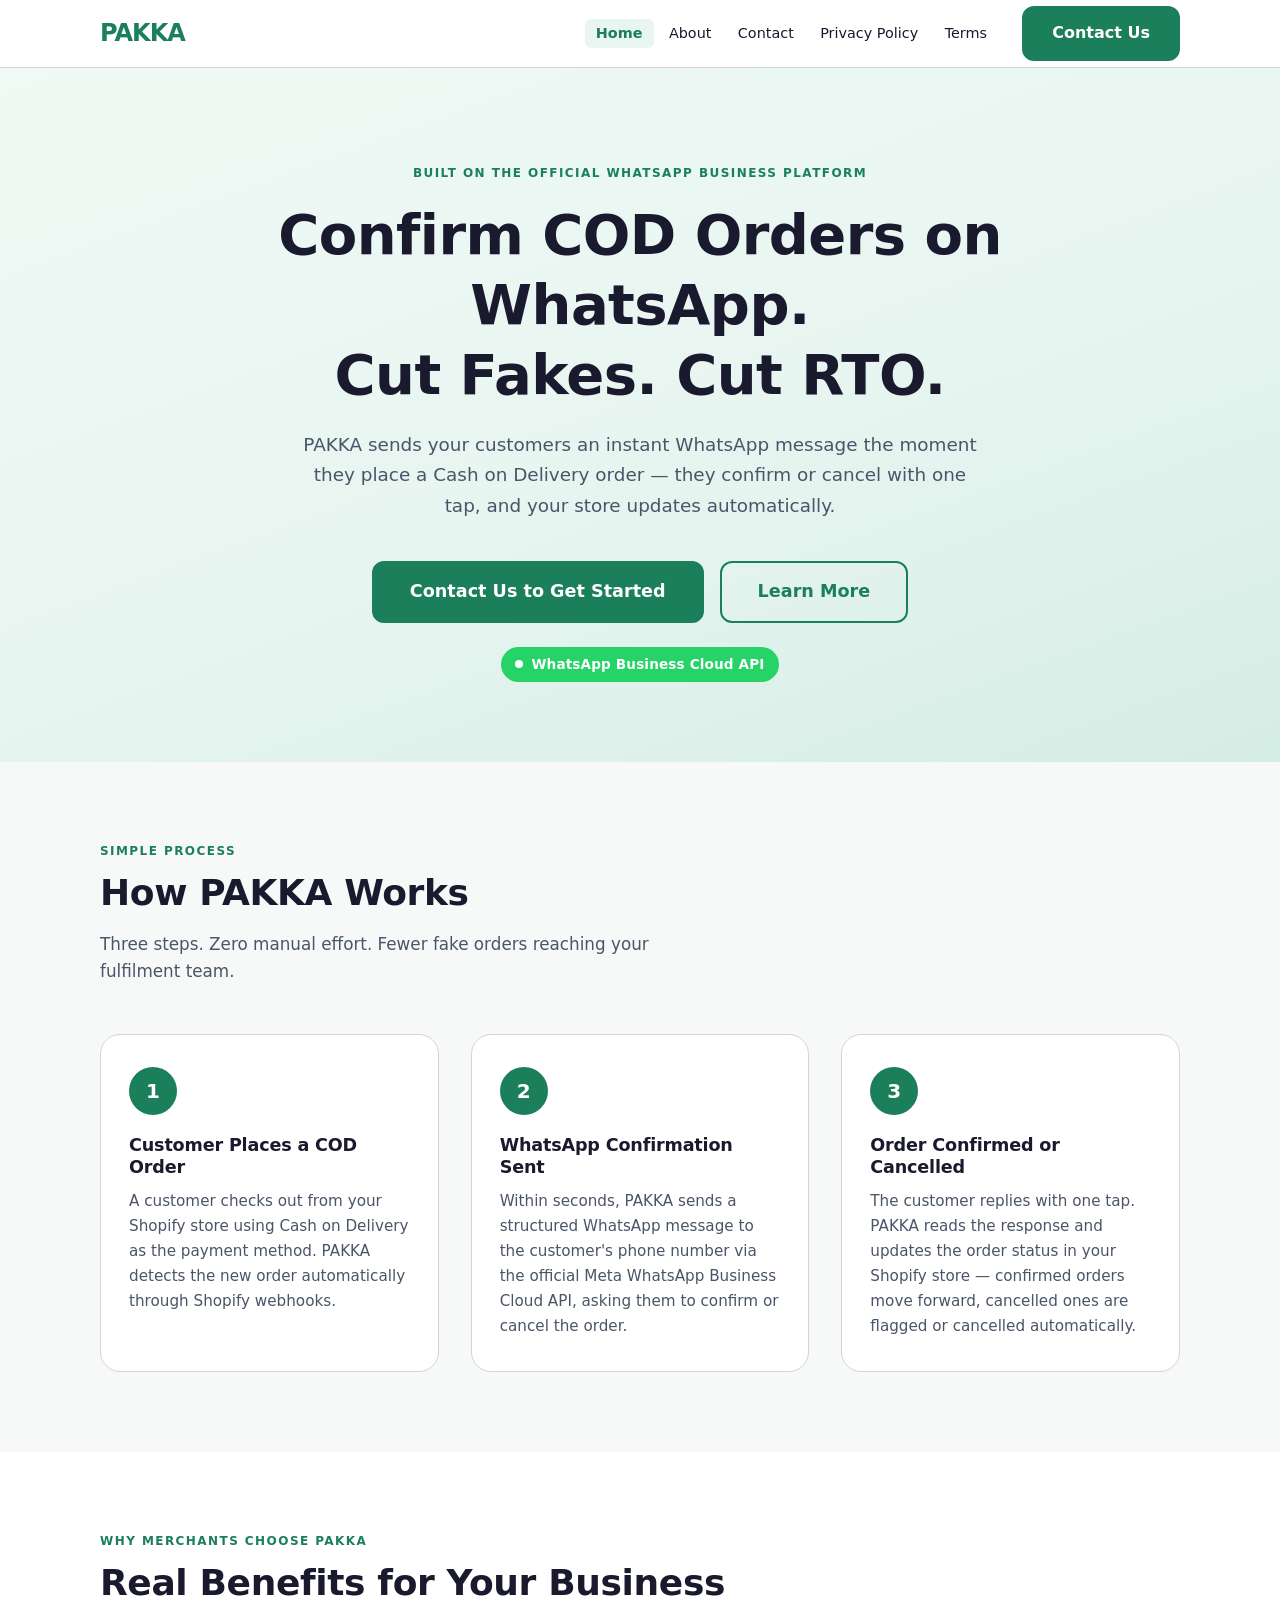
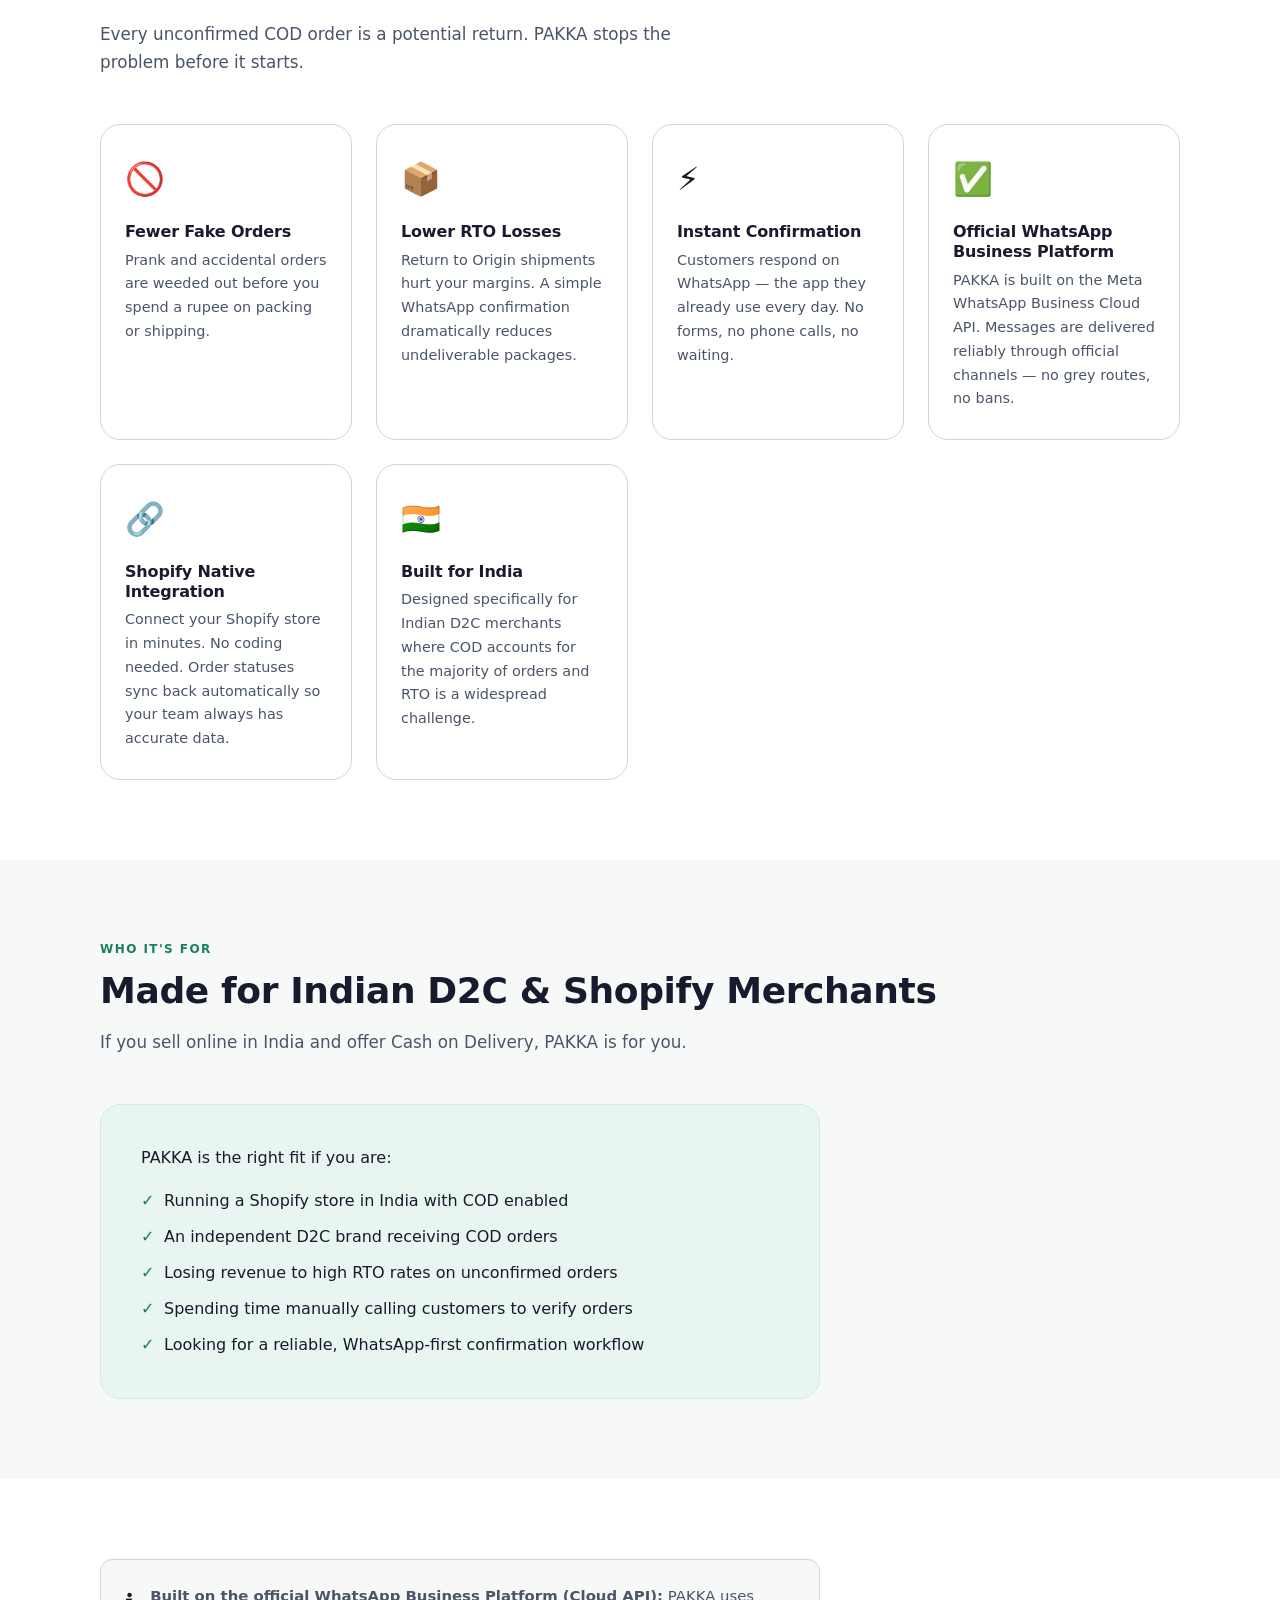
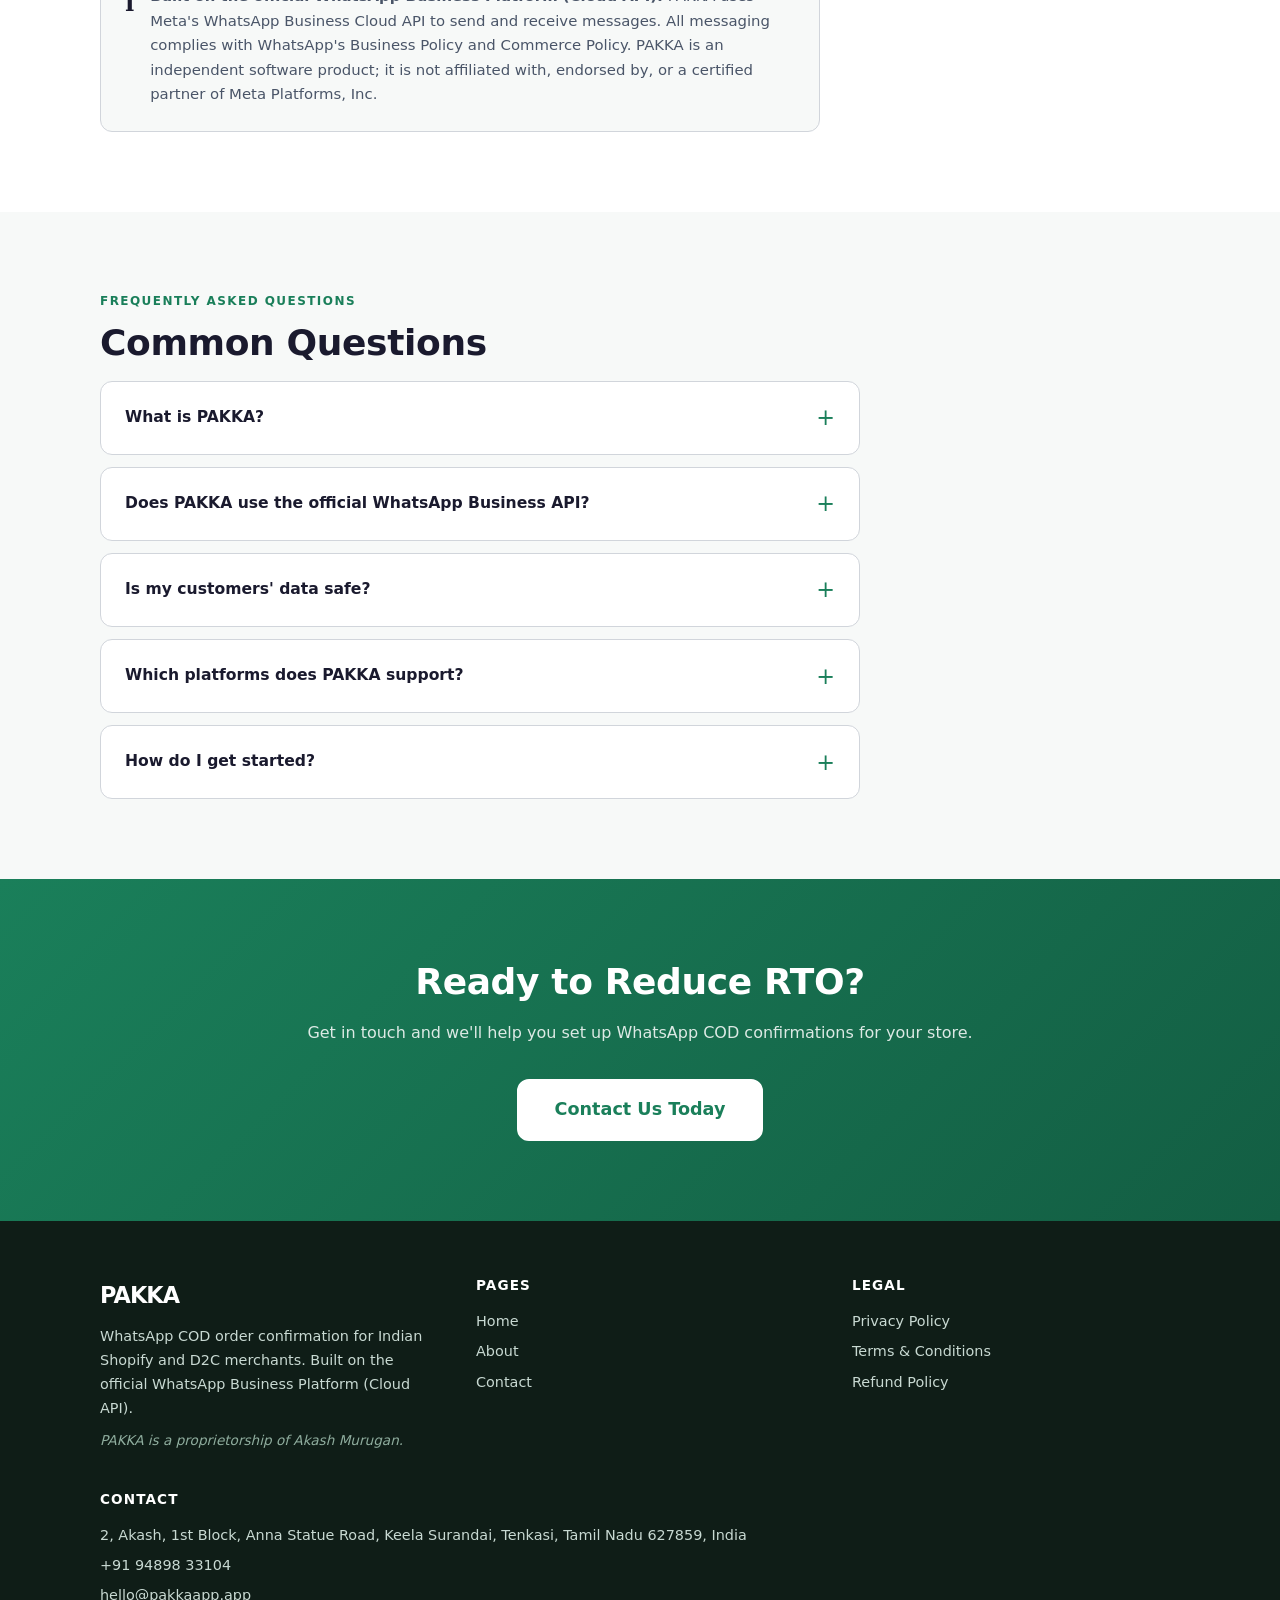
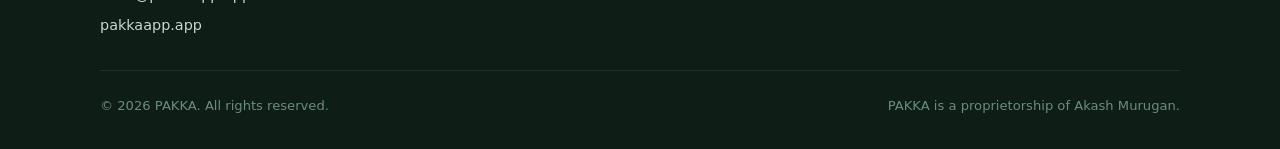
<file: index.html>
<!DOCTYPE html>
<html lang="en">
<head>
  <meta charset="UTF-8">
  <meta name="viewport" content="width=device-width, initial-scale=1.0">
  <title>PAKKA – WhatsApp COD Order Confirmation for Shopify &amp; D2C Merchants</title>
  <meta name="description" content="PAKKA reduces fake COD orders and RTO losses by sending instant WhatsApp confirmation messages via the official Meta WhatsApp Business Cloud API. Built for Indian Shopify and D2C merchants.">
  <link rel="canonical" href="https://pakkaapp.app/">

  <!-- Open Graph -->
  <meta property="og:type"        content="website">
  <meta property="og:url"         content="https://pakkaapp.app/">
  <meta property="og:title"       content="PAKKA – WhatsApp COD Order Confirmation for Shopify &amp; D2C Merchants">
  <meta property="og:description" content="PAKKA reduces fake COD orders and RTO losses by sending instant WhatsApp confirmation messages via the official Meta WhatsApp Business Cloud API.">
  <meta property="og:site_name"   content="PAKKA">

  <!-- Twitter Card -->
  <meta name="twitter:card"        content="summary">
  <meta name="twitter:title"       content="PAKKA – WhatsApp COD Order Confirmation">
  <meta name="twitter:description" content="Reduce fake COD orders and RTO losses with instant WhatsApp confirmations built on the official WhatsApp Business Platform.">

  <link rel="icon" href="favicon.svg" type="image/svg+xml">
  <link rel="stylesheet" href="style.css">

  <!-- JSON-LD Organization Schema -->
  <script type="application/ld+json">
  {
    "@context": "https://schema.org",
    "@type": "Organization",
    "name": "PAKKA",
    "url": "https://pakkaapp.app",
    "email": "hello@pakkaapp.app",
    "telephone": "+919489833104",
    "address": {
      "@type": "PostalAddress",
      "streetAddress": "2, Akash, 1st Block, Anna Statue Road, Keela Surandai",
      "addressLocality": "Tenkasi",
      "addressRegion": "Tamil Nadu",
      "postalCode": "627859",
      "addressCountry": "IN"
    },
    "description": "WhatsApp-based Cash on Delivery order confirmation tool for Indian D2C and Shopify merchants.",
    "contactPoint": {
      "@type": "ContactPoint",
      "contactType": "customer support",
      "email": "hello@pakkaapp.app",
      "telephone": "+919489833104"
    }
  }
  </script>
</head>
<body>

<a class="skip-link" href="#main-content">Skip to main content</a>

<!-- ── HEADER ───────────────────────────────────────────────── -->
<header class="site-header" role="banner">
  <nav class="container nav-inner" aria-label="Main navigation">
    <a href="index.html" class="nav-logo" aria-label="PAKKA home">PAKKA</a>

    <button class="nav-toggle" id="nav-toggle" aria-expanded="false" aria-controls="nav-menu" aria-label="Toggle navigation menu">
      <span></span><span></span><span></span>
    </button>

    <div class="nav-menu" id="nav-menu" role="navigation">
      <ul class="nav-links">
        <li><a href="index.html" aria-current="page">Home</a></li>
        <li><a href="about.html">About</a></li>
        <li><a href="contact.html">Contact</a></li>
        <li><a href="privacy-policy.html">Privacy Policy</a></li>
        <li><a href="terms-and-conditions.html">Terms</a></li>
      </ul>
      <a href="contact.html" class="btn btn-primary nav-cta">Contact Us</a>
    </div>
  </nav>
</header>

<!-- ── MAIN ─────────────────────────────────────────────────── -->
<main id="main-content">

  <!-- HERO -->
  <section class="hero" aria-labelledby="hero-heading">
    <div class="container">
      <span class="overline">Built on the Official WhatsApp Business Platform</span>
      <h1 class="display-1 hero-headline" id="hero-heading">
        Confirm COD Orders on WhatsApp.<br>Cut Fakes. Cut RTO.
      </h1>
      <p class="hero-sub">
        PAKKA sends your customers an instant WhatsApp message the moment they place a Cash on Delivery order — they confirm or cancel with one tap, and your store updates automatically.
      </p>
      <div class="hero-actions">
        <a href="contact.html" class="btn btn-primary btn-lg" id="hero-cta">Contact Us to Get Started</a>
        <a href="about.html" class="btn btn-outline btn-lg">Learn More</a>
      </div>
      <div class="mt-3">
        <span class="wa-badge"><span class="wa-dot" aria-hidden="true"></span>WhatsApp Business Cloud API</span>
      </div>
    </div>
  </section>

  <!-- HOW IT WORKS -->
  <section class="section section--alt" aria-labelledby="how-heading">
    <div class="container">
      <p class="overline">Simple Process</p>
      <h2 class="section-title" id="how-heading">How PAKKA Works</h2>
      <p class="section-intro">Three steps. Zero manual effort. Fewer fake orders reaching your fulfilment team.</p>
      <div class="steps-grid">
        <article class="step-card">
          <div class="step-number" aria-hidden="true">1</div>
          <h3>Customer Places a COD Order</h3>
          <p>A customer checks out from your Shopify store using Cash on Delivery as the payment method. PAKKA detects the new order automatically through Shopify webhooks.</p>
        </article>
        <article class="step-card">
          <div class="step-number" aria-hidden="true">2</div>
          <h3>WhatsApp Confirmation Sent</h3>
          <p>Within seconds, PAKKA sends a structured WhatsApp message to the customer's phone number via the official Meta WhatsApp Business Cloud API, asking them to confirm or cancel the order.</p>
        </article>
        <article class="step-card">
          <div class="step-number" aria-hidden="true">3</div>
          <h3>Order Confirmed or Cancelled</h3>
          <p>The customer replies with one tap. PAKKA reads the response and updates the order status in your Shopify store — confirmed orders move forward, cancelled ones are flagged or cancelled automatically.</p>
        </article>
      </div>
    </div>
  </section>

  <!-- BENEFITS -->
  <section class="section" aria-labelledby="benefits-heading">
    <div class="container">
      <p class="overline">Why Merchants Choose PAKKA</p>
      <h2 class="section-title" id="benefits-heading">Real Benefits for Your Business</h2>
      <p class="section-intro">Every unconfirmed COD order is a potential return. PAKKA stops the problem before it starts.</p>
      <div class="benefits-grid">
        <div class="benefit-card">
          <span class="benefit-icon" aria-hidden="true">🚫</span>
          <h3>Fewer Fake Orders</h3>
          <p>Prank and accidental orders are weeded out before you spend a rupee on packing or shipping.</p>
        </div>
        <div class="benefit-card">
          <span class="benefit-icon" aria-hidden="true">📦</span>
          <h3>Lower RTO Losses</h3>
          <p>Return to Origin shipments hurt your margins. A simple WhatsApp confirmation dramatically reduces undeliverable packages.</p>
        </div>
        <div class="benefit-card">
          <span class="benefit-icon" aria-hidden="true">⚡</span>
          <h3>Instant Confirmation</h3>
          <p>Customers respond on WhatsApp — the app they already use every day. No forms, no phone calls, no waiting.</p>
        </div>
        <div class="benefit-card">
          <span class="benefit-icon" aria-hidden="true">✅</span>
          <h3>Official WhatsApp Business Platform</h3>
          <p>PAKKA is built on the Meta WhatsApp Business Cloud API. Messages are delivered reliably through official channels — no grey routes, no bans.</p>
        </div>
        <div class="benefit-card">
          <span class="benefit-icon" aria-hidden="true">🔗</span>
          <h3>Shopify Native Integration</h3>
          <p>Connect your Shopify store in minutes. No coding needed. Order statuses sync back automatically so your team always has accurate data.</p>
        </div>
        <div class="benefit-card">
          <span class="benefit-icon" aria-hidden="true">🇮🇳</span>
          <h3>Built for India</h3>
          <p>Designed specifically for Indian D2C merchants where COD accounts for the majority of orders and RTO is a widespread challenge.</p>
        </div>
      </div>
    </div>
  </section>

  <!-- WHO IT'S FOR -->
  <section class="section section--alt" aria-labelledby="audience-heading">
    <div class="container">
      <p class="overline">Who It's For</p>
      <h2 class="section-title" id="audience-heading">Made for Indian D2C &amp; Shopify Merchants</h2>
      <p class="section-intro">If you sell online in India and offer Cash on Delivery, PAKKA is for you.</p>
      <div class="audience-box">
        <p>PAKKA is the right fit if you are:</p>
        <ul>
          <li>Running a Shopify store in India with COD enabled</li>
          <li>An independent D2C brand receiving COD orders</li>
          <li>Losing revenue to high RTO rates on unconfirmed orders</li>
          <li>Spending time manually calling customers to verify orders</li>
          <li>Looking for a reliable, WhatsApp-first confirmation workflow</li>
        </ul>
      </div>
    </div>
  </section>

  <!-- PLATFORM NOTE -->
  <section class="section" aria-labelledby="platform-heading">
    <div class="container">
      <h2 class="section-title visually-hidden" id="platform-heading">Platform Information</h2>
      <div class="info-card" style="max-width:720px;">
        <span class="icon" aria-hidden="true">ℹ️</span>
        <p><strong>Built on the official WhatsApp Business Platform (Cloud API):</strong> PAKKA uses Meta's WhatsApp Business Cloud API to send and receive messages. All messaging complies with WhatsApp's Business Policy and Commerce Policy. PAKKA is an independent software product; it is not affiliated with, endorsed by, or a certified partner of Meta Platforms, Inc.</p>
      </div>
    </div>
  </section>

  <!-- FAQ -->
  <section class="section section--alt" aria-labelledby="faq-heading">
    <div class="container">
      <p class="overline">Frequently Asked Questions</p>
      <h2 class="section-title" id="faq-heading">Common Questions</h2>
      <div class="faq-list" role="list">

        <details class="faq-item" role="listitem">
          <summary id="faq-q1">What is PAKKA?</summary>
          <div class="faq-body" role="region" aria-labelledby="faq-q1">
            <p>PAKKA is a WhatsApp-based Cash on Delivery order confirmation tool for Indian Shopify and D2C merchants. When a customer places a COD order, PAKKA automatically sends them a WhatsApp message asking them to confirm or cancel. Confirmed orders proceed; cancelled or unresponsive orders are flagged, saving you shipping costs and RTO losses.</p>
          </div>
        </details>

        <details class="faq-item" role="listitem">
          <summary id="faq-q2">Does PAKKA use the official WhatsApp Business API?</summary>
          <div class="faq-body" role="region" aria-labelledby="faq-q2">
            <p>Yes. PAKKA is built on the Meta WhatsApp Business Cloud API — the official, direct channel provided by Meta for businesses. Messages are sent through approved template messages, which means high deliverability and full compliance with WhatsApp's messaging policies. We do not use unofficial or third-party WhatsApp automation tools.</p>
          </div>
        </details>

        <details class="faq-item" role="listitem">
          <summary id="faq-q3">Is my customers' data safe?</summary>
          <div class="faq-body" role="region" aria-labelledby="faq-q3">
            <p>Yes. PAKKA collects only the data needed to send order confirmation messages — the customer's name, phone number, and order details. We never sell personal data. Data handling is governed by our <a href="privacy-policy.html">Privacy Policy</a>, and we comply with India's Digital Personal Data Protection Act, 2023.</p>
          </div>
        </details>

        <details class="faq-item" role="listitem">
          <summary id="faq-q4">Which platforms does PAKKA support?</summary>
          <div class="faq-body" role="region" aria-labelledby="faq-q4">
            <p>PAKKA currently integrates with Shopify. If you run a D2C store on a different platform, contact us at <a href="mailto:hello@pakkaapp.app">hello@pakkaapp.app</a> to discuss your requirements.</p>
          </div>
        </details>

        <details class="faq-item" role="listitem">
          <summary id="faq-q5">How do I get started?</summary>
          <div class="faq-body" role="region" aria-labelledby="faq-q5">
            <p>Get in touch through our <a href="contact.html">Contact page</a> or email us at <a href="mailto:hello@pakkaapp.app">hello@pakkaapp.app</a>. We will walk you through the onboarding process, connect your Shopify store, and set up your WhatsApp messaging templates.</p>
          </div>
        </details>

      </div>
    </div>
  </section>

  <!-- CTA BANNER -->
  <section class="cta-banner" aria-labelledby="cta-heading">
    <div class="container">
      <h2 class="display-2" id="cta-heading">Ready to Reduce RTO?</h2>
      <p>Get in touch and we'll help you set up WhatsApp COD confirmations for your store.</p>
      <a href="contact.html" class="btn btn-white btn-lg" id="cta-bottom">Contact Us Today</a>
    </div>
  </section>

</main>

<!-- ── FOOTER ────────────────────────────────────────────────── -->
<footer class="site-footer" role="contentinfo">
  <div class="container">
    <div class="footer-grid">
      <div class="footer-brand footer-col">
        <a href="index.html" class="logo">PAKKA</a>
        <p>WhatsApp COD order confirmation for Indian Shopify and D2C merchants. Built on the official WhatsApp Business Platform (Cloud API).</p>
        <p class="legal-note">PAKKA is a proprietorship of Akash Murugan.</p>
      </div>
      <div class="footer-col">
        <h4>Pages</h4>
        <ul>
          <li><a href="index.html">Home</a></li>
          <li><a href="about.html">About</a></li>
          <li><a href="contact.html">Contact</a></li>
        </ul>
      </div>
      <div class="footer-col">
        <h4>Legal</h4>
        <ul>
          <li><a href="privacy-policy.html">Privacy Policy</a></li>
          <li><a href="terms-and-conditions.html">Terms &amp; Conditions</a></li>
          <li><a href="refund-policy.html">Refund Policy</a></li>
        </ul>
      </div>
    </div>
    <div class="footer-col" style="margin-bottom:2rem;">
      <h4 style="color:#fff;font-size:.85rem;font-weight:700;letter-spacing:.08em;text-transform:uppercase;margin-bottom:1rem;">Contact</h4>
      <address>
        <span>2, Akash, 1st Block, Anna Statue Road, Keela Surandai, Tenkasi, Tamil Nadu 627859, India</span>
        <a href="tel:+919489833104">+91 94898 33104</a>
        <a href="mailto:hello@pakkaapp.app">hello@pakkaapp.app</a>
        <a href="https://pakkaapp.app">pakkaapp.app</a>
      </address>
    </div>
    <div class="footer-bottom">
      <span>© <span class="current-year">2026</span> PAKKA. All rights reserved.</span>
      <span>PAKKA is a proprietorship of Akash Murugan.</span>
    </div>
  </div>
</footer>

<script src="script.js"></script>
</body>
</html>
</file>
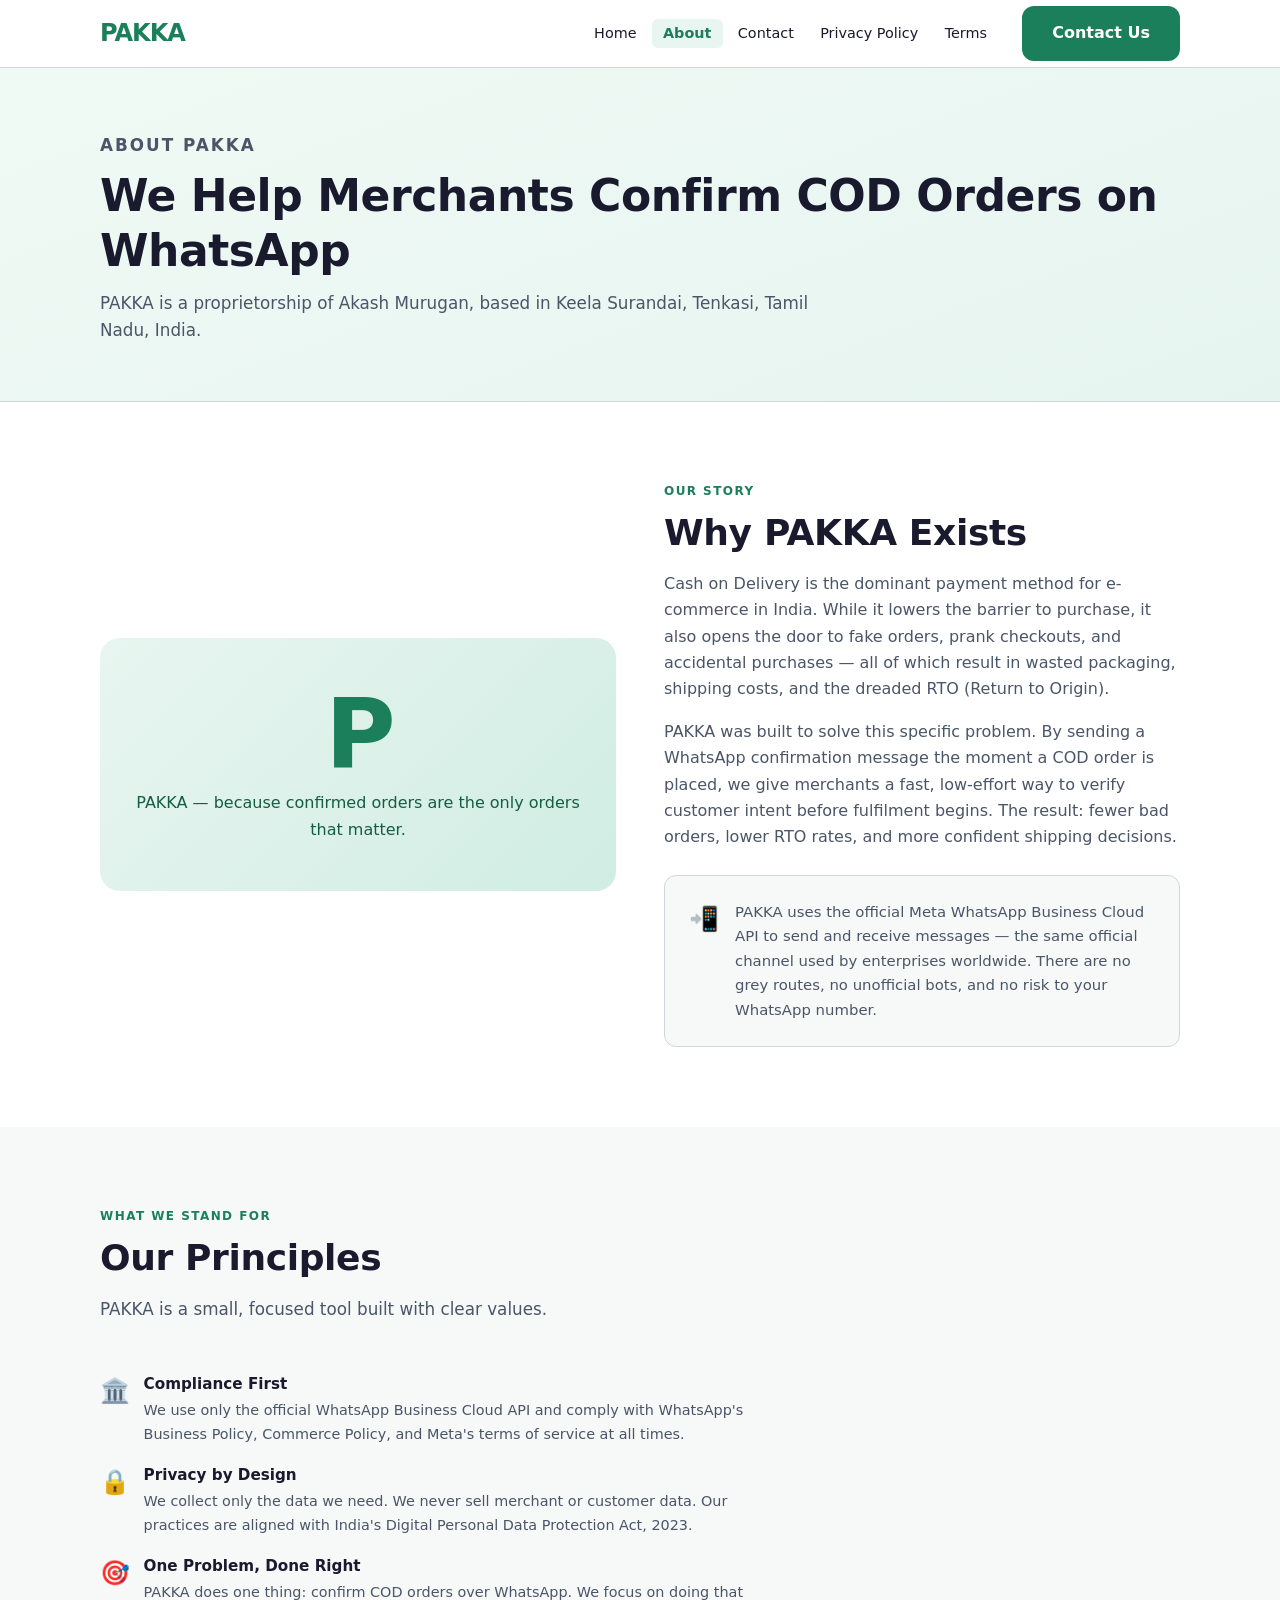
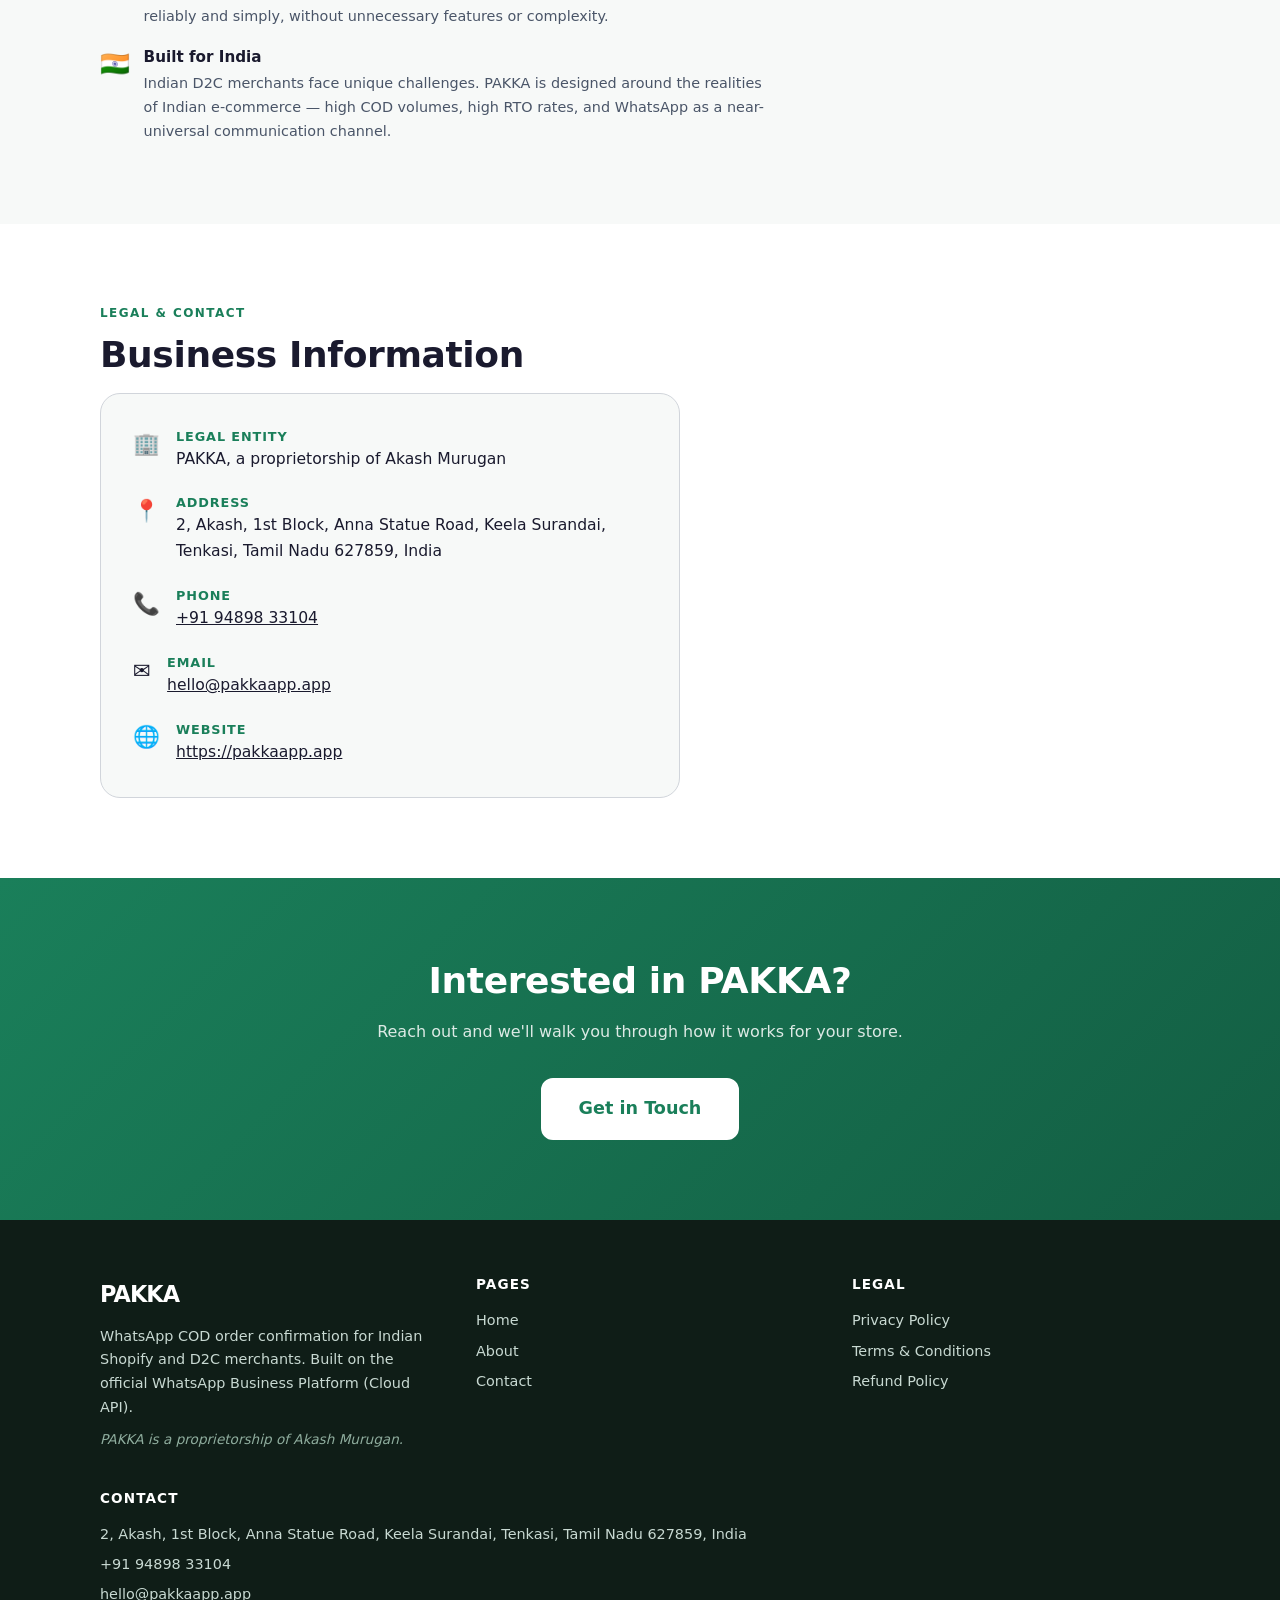
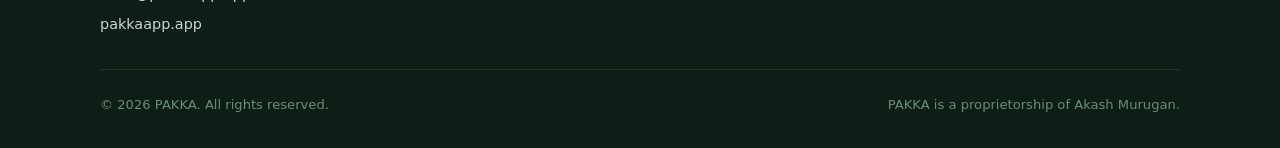
<file: about.html>
<!DOCTYPE html>
<html lang="en">
<head>
  <meta charset="UTF-8">
  <meta name="viewport" content="width=device-width, initial-scale=1.0">
  <title>About PAKKA – WhatsApp COD Confirmation Tool for Indian Merchants</title>
  <meta name="description" content="Learn about PAKKA – a WhatsApp-based COD order confirmation tool operated by Akash Murugan, helping Indian D2C and Shopify merchants reduce fake orders and RTO losses.">
  <link rel="canonical" href="https://pakkaapp.app/about.html">

  <!-- Open Graph -->
  <meta property="og:type"        content="website">
  <meta property="og:url"         content="https://pakkaapp.app/about.html">
  <meta property="og:title"       content="About PAKKA – WhatsApp COD Confirmation Tool">
  <meta property="og:description" content="PAKKA is a proprietorship of Akash Murugan. We help Indian Shopify and D2C merchants reduce fake COD orders and RTO losses using the official WhatsApp Business Platform.">
  <meta property="og:site_name"   content="PAKKA">

  <link rel="icon" href="favicon.svg" type="image/svg+xml">
  <link rel="stylesheet" href="style.css">
</head>
<body>

<a class="skip-link" href="#main-content">Skip to main content</a>

<!-- ── HEADER ───────────────────────────────────────────────── -->
<header class="site-header" role="banner">
  <nav class="container nav-inner" aria-label="Main navigation">
    <a href="index.html" class="nav-logo" aria-label="PAKKA home">PAKKA</a>

    <button class="nav-toggle" id="nav-toggle" aria-expanded="false" aria-controls="nav-menu" aria-label="Toggle navigation menu">
      <span></span><span></span><span></span>
    </button>

    <div class="nav-menu" id="nav-menu" role="navigation">
      <ul class="nav-links">
        <li><a href="index.html">Home</a></li>
        <li><a href="about.html" aria-current="page">About</a></li>
        <li><a href="contact.html">Contact</a></li>
        <li><a href="privacy-policy.html">Privacy Policy</a></li>
        <li><a href="terms-and-conditions.html">Terms</a></li>
      </ul>
      <a href="contact.html" class="btn btn-primary nav-cta">Contact Us</a>
    </div>
  </nav>
</header>

<!-- ── MAIN ─────────────────────────────────────────────────── -->
<main id="main-content">

  <!-- PAGE HERO -->
  <section class="page-hero" aria-labelledby="about-heading">
    <div class="container">
      <p class="overline">About PAKKA</p>
      <h1 id="about-heading">We Help Merchants Confirm COD Orders on WhatsApp</h1>
      <p>PAKKA is a proprietorship of Akash Murugan, based in Keela Surandai, Tenkasi, Tamil Nadu, India.</p>
    </div>
  </section>

  <!-- ABOUT CONTENT -->
  <section class="section" aria-labelledby="story-heading">
    <div class="container">
      <div class="about-grid">
        <div class="about-visual" aria-hidden="true">
          <div class="big-p">P</div>
          <p>PAKKA — because confirmed orders are the only orders that matter.</p>
        </div>
        <div>
          <p class="overline">Our Story</p>
          <h2 class="section-title" id="story-heading">Why PAKKA Exists</h2>
          <p style="color:var(--color-muted);margin-bottom:1rem;">Cash on Delivery is the dominant payment method for e-commerce in India. While it lowers the barrier to purchase, it also opens the door to fake orders, prank checkouts, and accidental purchases — all of which result in wasted packaging, shipping costs, and the dreaded RTO (Return to Origin).</p>
          <p style="color:var(--color-muted);margin-bottom:1.5rem;">PAKKA was built to solve this specific problem. By sending a WhatsApp confirmation message the moment a COD order is placed, we give merchants a fast, low-effort way to verify customer intent before fulfilment begins. The result: fewer bad orders, lower RTO rates, and more confident shipping decisions.</p>
          <div class="info-card">
            <span class="icon" aria-hidden="true">📲</span>
            <p>PAKKA uses the official Meta WhatsApp Business Cloud API to send and receive messages — the same official channel used by enterprises worldwide. There are no grey routes, no unofficial bots, and no risk to your WhatsApp number.</p>
          </div>
        </div>
      </div>
    </div>
  </section>

  <!-- VALUES -->
  <section class="section section--alt" aria-labelledby="values-heading">
    <div class="container">
      <p class="overline">What We Stand For</p>
      <h2 class="section-title" id="values-heading">Our Principles</h2>
      <p class="section-intro">PAKKA is a small, focused tool built with clear values.</p>
      <div class="values-list" style="max-width:680px;">
        <div class="value-item">
          <span class="icon" aria-hidden="true">🏛️</span>
          <div>
            <strong>Compliance First</strong>
            <p>We use only the official WhatsApp Business Cloud API and comply with WhatsApp's Business Policy, Commerce Policy, and Meta's terms of service at all times.</p>
          </div>
        </div>
        <div class="value-item">
          <span class="icon" aria-hidden="true">🔒</span>
          <div>
            <strong>Privacy by Design</strong>
            <p>We collect only the data we need. We never sell merchant or customer data. Our practices are aligned with India's Digital Personal Data Protection Act, 2023.</p>
          </div>
        </div>
        <div class="value-item">
          <span class="icon" aria-hidden="true">🎯</span>
          <div>
            <strong>One Problem, Done Right</strong>
            <p>PAKKA does one thing: confirm COD orders over WhatsApp. We focus on doing that reliably and simply, without unnecessary features or complexity.</p>
          </div>
        </div>
        <div class="value-item">
          <span class="icon" aria-hidden="true">🇮🇳</span>
          <div>
            <strong>Built for India</strong>
            <p>Indian D2C merchants face unique challenges. PAKKA is designed around the realities of Indian e-commerce — high COD volumes, high RTO rates, and WhatsApp as a near-universal communication channel.</p>
          </div>
        </div>
      </div>
    </div>
  </section>

  <!-- LEGAL IDENTITY -->
  <section class="section" aria-labelledby="legal-heading">
    <div class="container">
      <p class="overline">Legal &amp; Contact</p>
      <h2 class="section-title" id="legal-heading">Business Information</h2>
      <div class="contact-info-card" style="max-width:580px;">
        <h2 class="visually-hidden">Contact Details</h2>
        <div class="contact-detail">
          <div class="contact-detail-item">
            <span class="icon" aria-hidden="true">🏢</span>
            <div>
              <div class="label">Legal Entity</div>
              <div class="value">PAKKA, a proprietorship of Akash Murugan</div>
            </div>
          </div>
          <div class="contact-detail-item">
            <span class="icon" aria-hidden="true">📍</span>
            <div>
              <div class="label">Address</div>
              <div class="value">2, Akash, 1st Block, Anna Statue Road, Keela Surandai, Tenkasi, Tamil Nadu 627859, India</div>
            </div>
          </div>
          <div class="contact-detail-item">
            <span class="icon" aria-hidden="true">📞</span>
            <div>
              <div class="label">Phone</div>
              <div class="value"><a href="tel:+919489833104">+91 94898 33104</a></div>
            </div>
          </div>
          <div class="contact-detail-item">
            <span class="icon" aria-hidden="true">✉️</span>
            <div>
              <div class="label">Email</div>
              <div class="value"><a href="mailto:hello@pakkaapp.app">hello@pakkaapp.app</a></div>
            </div>
          </div>
          <div class="contact-detail-item">
            <span class="icon" aria-hidden="true">🌐</span>
            <div>
              <div class="label">Website</div>
              <div class="value"><a href="https://pakkaapp.app">https://pakkaapp.app</a></div>
            </div>
          </div>
        </div>
      </div>
    </div>
  </section>

  <!-- CTA -->
  <section class="cta-banner" aria-labelledby="about-cta-heading">
    <div class="container">
      <h2 class="display-2" id="about-cta-heading">Interested in PAKKA?</h2>
      <p>Reach out and we'll walk you through how it works for your store.</p>
      <a href="contact.html" class="btn btn-white btn-lg" id="about-cta">Get in Touch</a>
    </div>
  </section>

</main>

<!-- ── FOOTER ────────────────────────────────────────────────── -->
<footer class="site-footer" role="contentinfo">
  <div class="container">
    <div class="footer-grid">
      <div class="footer-brand footer-col">
        <a href="index.html" class="logo">PAKKA</a>
        <p>WhatsApp COD order confirmation for Indian Shopify and D2C merchants. Built on the official WhatsApp Business Platform (Cloud API).</p>
        <p class="legal-note">PAKKA is a proprietorship of Akash Murugan.</p>
      </div>
      <div class="footer-col">
        <h4>Pages</h4>
        <ul>
          <li><a href="index.html">Home</a></li>
          <li><a href="about.html">About</a></li>
          <li><a href="contact.html">Contact</a></li>
        </ul>
      </div>
      <div class="footer-col">
        <h4>Legal</h4>
        <ul>
          <li><a href="privacy-policy.html">Privacy Policy</a></li>
          <li><a href="terms-and-conditions.html">Terms &amp; Conditions</a></li>
          <li><a href="refund-policy.html">Refund Policy</a></li>
        </ul>
      </div>
    </div>
    <div class="footer-col" style="margin-bottom:2rem;">
      <h4 style="color:#fff;font-size:.85rem;font-weight:700;letter-spacing:.08em;text-transform:uppercase;margin-bottom:1rem;">Contact</h4>
      <address>
        <span>2, Akash, 1st Block, Anna Statue Road, Keela Surandai, Tenkasi, Tamil Nadu 627859, India</span>
        <a href="tel:+919489833104">+91 94898 33104</a>
        <a href="mailto:hello@pakkaapp.app">hello@pakkaapp.app</a>
        <a href="https://pakkaapp.app">pakkaapp.app</a>
      </address>
    </div>
    <div class="footer-bottom">
      <span>© <span class="current-year">2026</span> PAKKA. All rights reserved.</span>
      <span>PAKKA is a proprietorship of Akash Murugan.</span>
    </div>
  </div>
</footer>

<script src="script.js"></script>
</body>
</html>
</file>
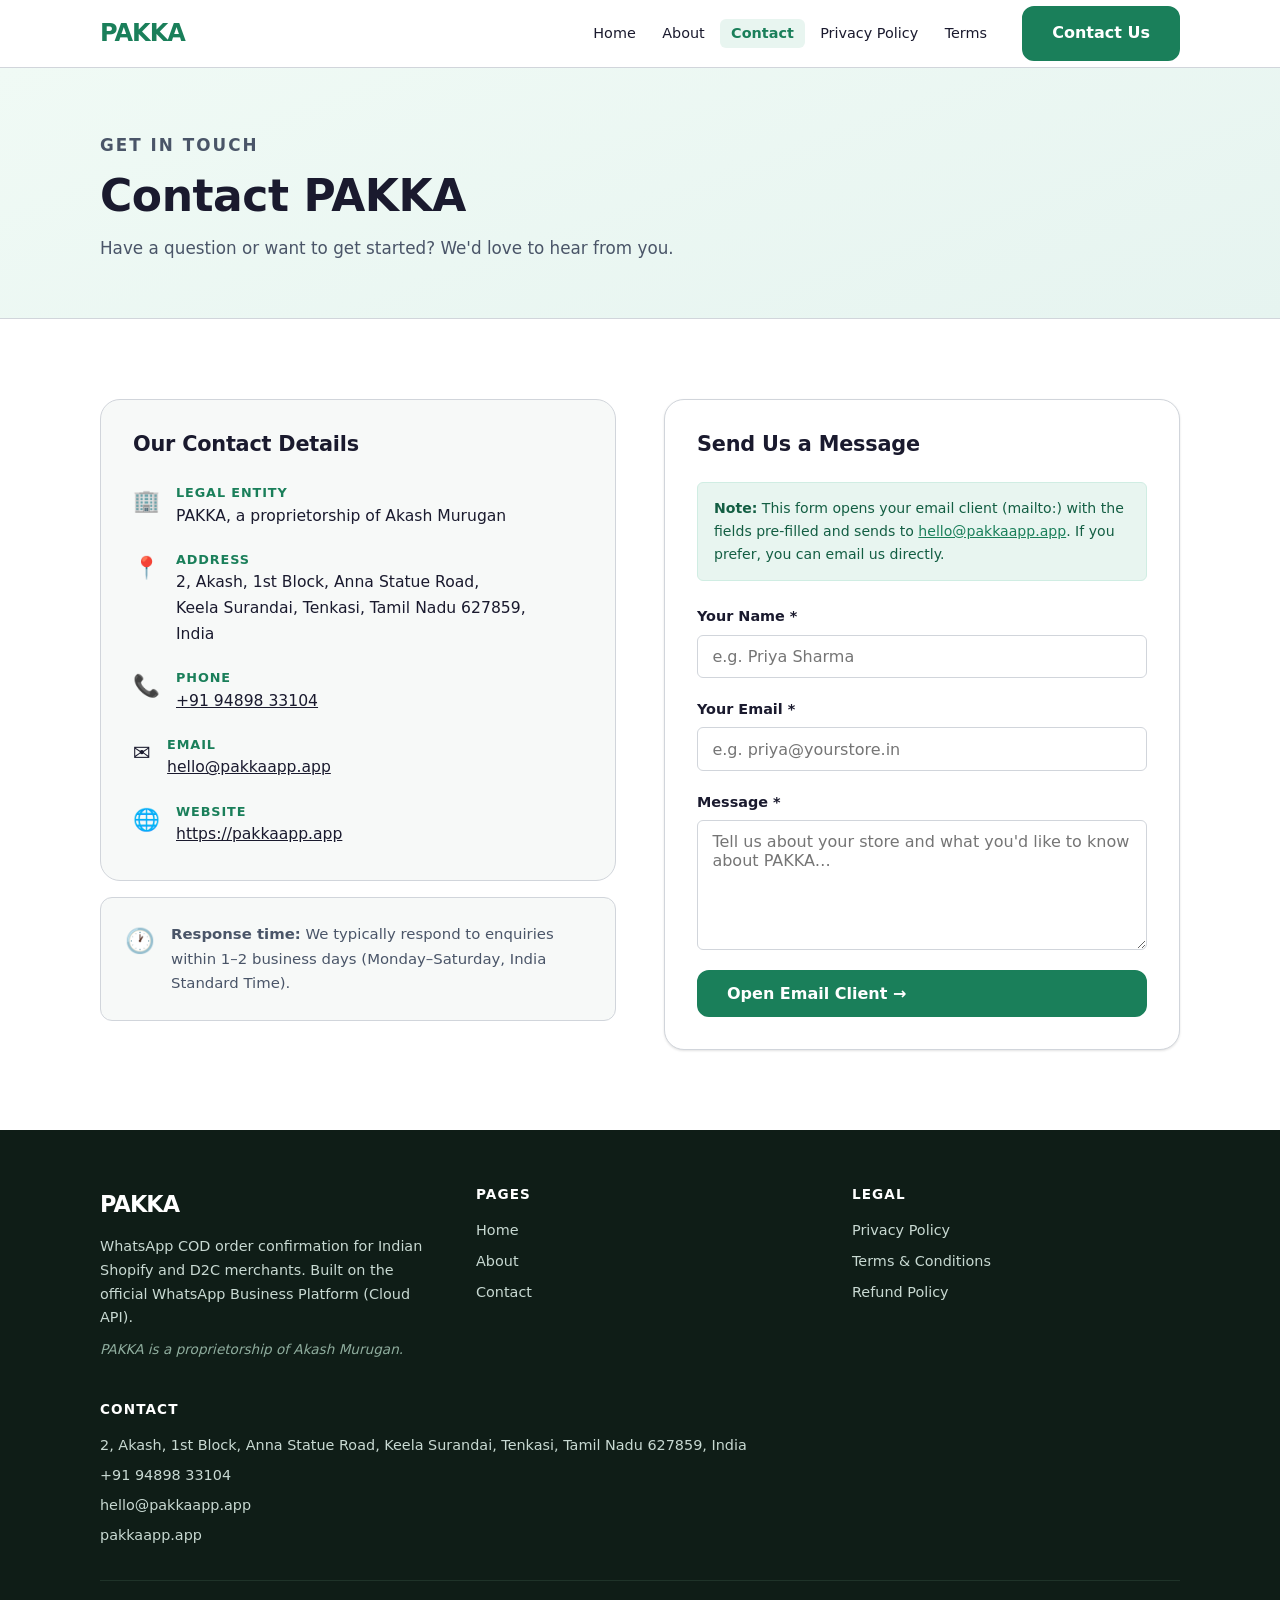
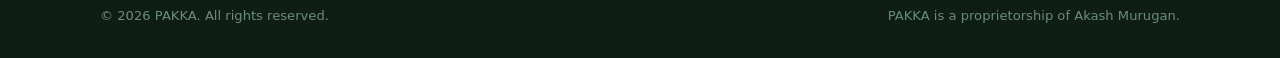
<file: contact.html>
<!DOCTYPE html>
<html lang="en">
<head>
  <meta charset="UTF-8">
  <meta name="viewport" content="width=device-width, initial-scale=1.0">
  <title>Contact PAKKA – Get in Touch</title>
  <meta name="description" content="Contact PAKKA for enquiries about our WhatsApp COD order confirmation tool. Reach us by email at hello@pakkaapp.app or call +91 94898 33104.">
  <link rel="canonical" href="https://pakkaapp.app/contact.html">

  <!-- Open Graph -->
  <meta property="og:type"        content="website">
  <meta property="og:url"         content="https://pakkaapp.app/contact.html">
  <meta property="og:title"       content="Contact PAKKA">
  <meta property="og:description" content="Get in touch with PAKKA. Email us at hello@pakkaapp.app or call +91 94898 33104.">
  <meta property="og:site_name"   content="PAKKA">

  <link rel="icon" href="favicon.svg" type="image/svg+xml">
  <link rel="stylesheet" href="style.css">
</head>
<body>

<a class="skip-link" href="#main-content">Skip to main content</a>

<!-- ── HEADER ───────────────────────────────────────────────── -->
<header class="site-header" role="banner">
  <nav class="container nav-inner" aria-label="Main navigation">
    <a href="index.html" class="nav-logo" aria-label="PAKKA home">PAKKA</a>

    <button class="nav-toggle" id="nav-toggle" aria-expanded="false" aria-controls="nav-menu" aria-label="Toggle navigation menu">
      <span></span><span></span><span></span>
    </button>

    <div class="nav-menu" id="nav-menu" role="navigation">
      <ul class="nav-links">
        <li><a href="index.html">Home</a></li>
        <li><a href="about.html">About</a></li>
        <li><a href="contact.html" aria-current="page">Contact</a></li>
        <li><a href="privacy-policy.html">Privacy Policy</a></li>
        <li><a href="terms-and-conditions.html">Terms</a></li>
      </ul>
      <a href="contact.html" class="btn btn-primary nav-cta">Contact Us</a>
    </div>
  </nav>
</header>

<!-- ── MAIN ─────────────────────────────────────────────────── -->
<main id="main-content">

  <!-- PAGE HERO -->
  <section class="page-hero" aria-labelledby="contact-heading">
    <div class="container">
      <p class="overline">Get in Touch</p>
      <h1 id="contact-heading">Contact PAKKA</h1>
      <p>Have a question or want to get started? We'd love to hear from you.</p>
    </div>
  </section>

  <!-- CONTACT CONTENT -->
  <section class="section" aria-label="Contact information and form">
    <div class="container">
      <div class="contact-grid">

        <!-- Contact info -->
        <div>
          <div class="contact-info-card">
            <h2>Our Contact Details</h2>
            <div class="contact-detail">
              <div class="contact-detail-item">
                <span class="icon" aria-hidden="true">🏢</span>
                <div>
                  <div class="label">Legal Entity</div>
                  <div class="value">PAKKA, a proprietorship of Akash Murugan</div>
                </div>
              </div>
              <div class="contact-detail-item">
                <span class="icon" aria-hidden="true">📍</span>
                <div>
                  <div class="label">Address</div>
                  <div class="value">
                    2, Akash, 1st Block, Anna Statue Road,<br>
                    Keela Surandai, Tenkasi, Tamil Nadu 627859,<br>
                    India
                  </div>
                </div>
              </div>
              <div class="contact-detail-item">
                <span class="icon" aria-hidden="true">📞</span>
                <div>
                  <div class="label">Phone</div>
                  <div class="value"><a href="tel:+919489833104">+91 94898 33104</a></div>
                </div>
              </div>
              <div class="contact-detail-item">
                <span class="icon" aria-hidden="true">✉️</span>
                <div>
                  <div class="label">Email</div>
                  <div class="value"><a href="mailto:hello@pakkaapp.app">hello@pakkaapp.app</a></div>
                </div>
              </div>
              <div class="contact-detail-item">
                <span class="icon" aria-hidden="true">🌐</span>
                <div>
                  <div class="label">Website</div>
                  <div class="value"><a href="https://pakkaapp.app">https://pakkaapp.app</a></div>
                </div>
              </div>
            </div>
          </div>

          <div class="info-card mt-2">
            <span class="icon" aria-hidden="true">🕐</span>
            <p><strong>Response time:</strong> We typically respond to enquiries within 1–2 business days (Monday–Saturday, India Standard Time).</p>
          </div>
        </div>

        <!-- Contact form -->
        <div>
          <div class="form-card">
            <h2>Send Us a Message</h2>
            <div class="form-note" role="note">
              <strong>Note:</strong> This form opens your email client (mailto:) with the fields pre-filled and sends to <a href="mailto:hello@pakkaapp.app">hello@pakkaapp.app</a>. If you prefer, you can email us directly.
            </div>

            <form id="contact-form" novalidate aria-label="Contact form">
              <div class="form-group">
                <label for="form-name">Your Name <span aria-hidden="true">*</span><span class="visually-hidden">(required)</span></label>
                <input
                  type="text"
                  id="form-name"
                  name="name"
                  autocomplete="name"
                  required
                  aria-required="true"
                  aria-describedby="error-name"
                  placeholder="e.g. Priya Sharma"
                >
                <span class="form-error" id="error-name" role="alert"></span>
              </div>

              <div class="form-group">
                <label for="form-email">Your Email <span aria-hidden="true">*</span><span class="visually-hidden">(required)</span></label>
                <input
                  type="email"
                  id="form-email"
                  name="email"
                  autocomplete="email"
                  inputmode="email"
                  required
                  aria-required="true"
                  aria-describedby="error-email"
                  placeholder="e.g. priya@yourstore.in"
                >
                <span class="form-error" id="error-email" role="alert"></span>
              </div>

              <div class="form-group">
                <label for="form-message">Message <span aria-hidden="true">*</span><span class="visually-hidden">(required)</span></label>
                <textarea
                  id="form-message"
                  name="message"
                  required
                  aria-required="true"
                  aria-describedby="error-message"
                  placeholder="Tell us about your store and what you'd like to know about PAKKA…"
                ></textarea>
                <span class="form-error" id="error-message" role="alert"></span>
              </div>

              <button type="submit" class="btn btn-primary" id="form-submit" style="width:100%;">Open Email Client &rarr;</button>
            </form>

            <div class="form-success" id="form-success" role="status" aria-live="polite">
              ✅ Your email client should have opened with the message pre-filled. If it didn't, please email us directly at <a href="mailto:hello@pakkaapp.app">hello@pakkaapp.app</a>.
            </div>
          </div>
        </div>

      </div>
    </div>
  </section>

</main>

<!-- ── FOOTER ────────────────────────────────────────────────── -->
<footer class="site-footer" role="contentinfo">
  <div class="container">
    <div class="footer-grid">
      <div class="footer-brand footer-col">
        <a href="index.html" class="logo">PAKKA</a>
        <p>WhatsApp COD order confirmation for Indian Shopify and D2C merchants. Built on the official WhatsApp Business Platform (Cloud API).</p>
        <p class="legal-note">PAKKA is a proprietorship of Akash Murugan.</p>
      </div>
      <div class="footer-col">
        <h4>Pages</h4>
        <ul>
          <li><a href="index.html">Home</a></li>
          <li><a href="about.html">About</a></li>
          <li><a href="contact.html">Contact</a></li>
        </ul>
      </div>
      <div class="footer-col">
        <h4>Legal</h4>
        <ul>
          <li><a href="privacy-policy.html">Privacy Policy</a></li>
          <li><a href="terms-and-conditions.html">Terms &amp; Conditions</a></li>
          <li><a href="refund-policy.html">Refund Policy</a></li>
        </ul>
      </div>
    </div>
    <div class="footer-col" style="margin-bottom:2rem;">
      <h4 style="color:#fff;font-size:.85rem;font-weight:700;letter-spacing:.08em;text-transform:uppercase;margin-bottom:1rem;">Contact</h4>
      <address>
        <span>2, Akash, 1st Block, Anna Statue Road, Keela Surandai, Tenkasi, Tamil Nadu 627859, India</span>
        <a href="tel:+919489833104">+91 94898 33104</a>
        <a href="mailto:hello@pakkaapp.app">hello@pakkaapp.app</a>
        <a href="https://pakkaapp.app">pakkaapp.app</a>
      </address>
    </div>
    <div class="footer-bottom">
      <span>© <span class="current-year">2026</span> PAKKA. All rights reserved.</span>
      <span>PAKKA is a proprietorship of Akash Murugan.</span>
    </div>
  </div>
</footer>

<script src="script.js"></script>
</body>
</html>
</file>
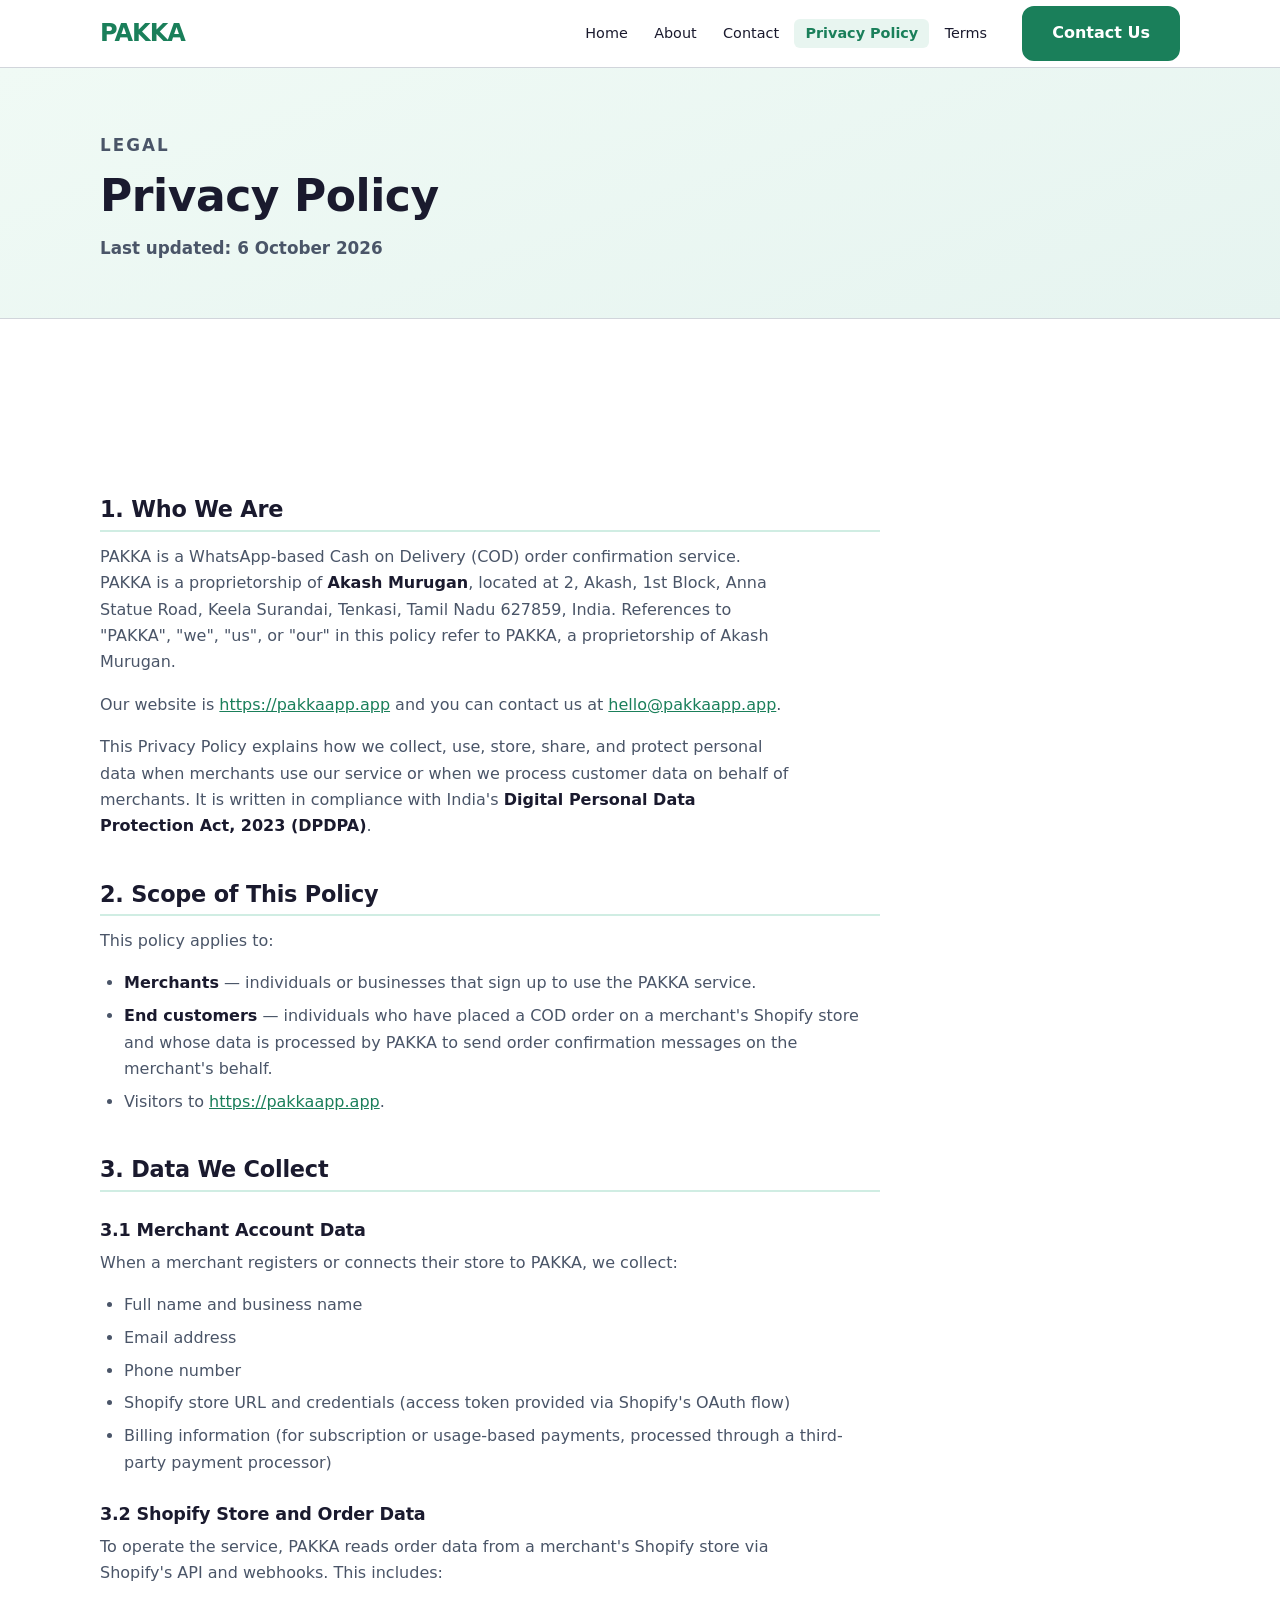
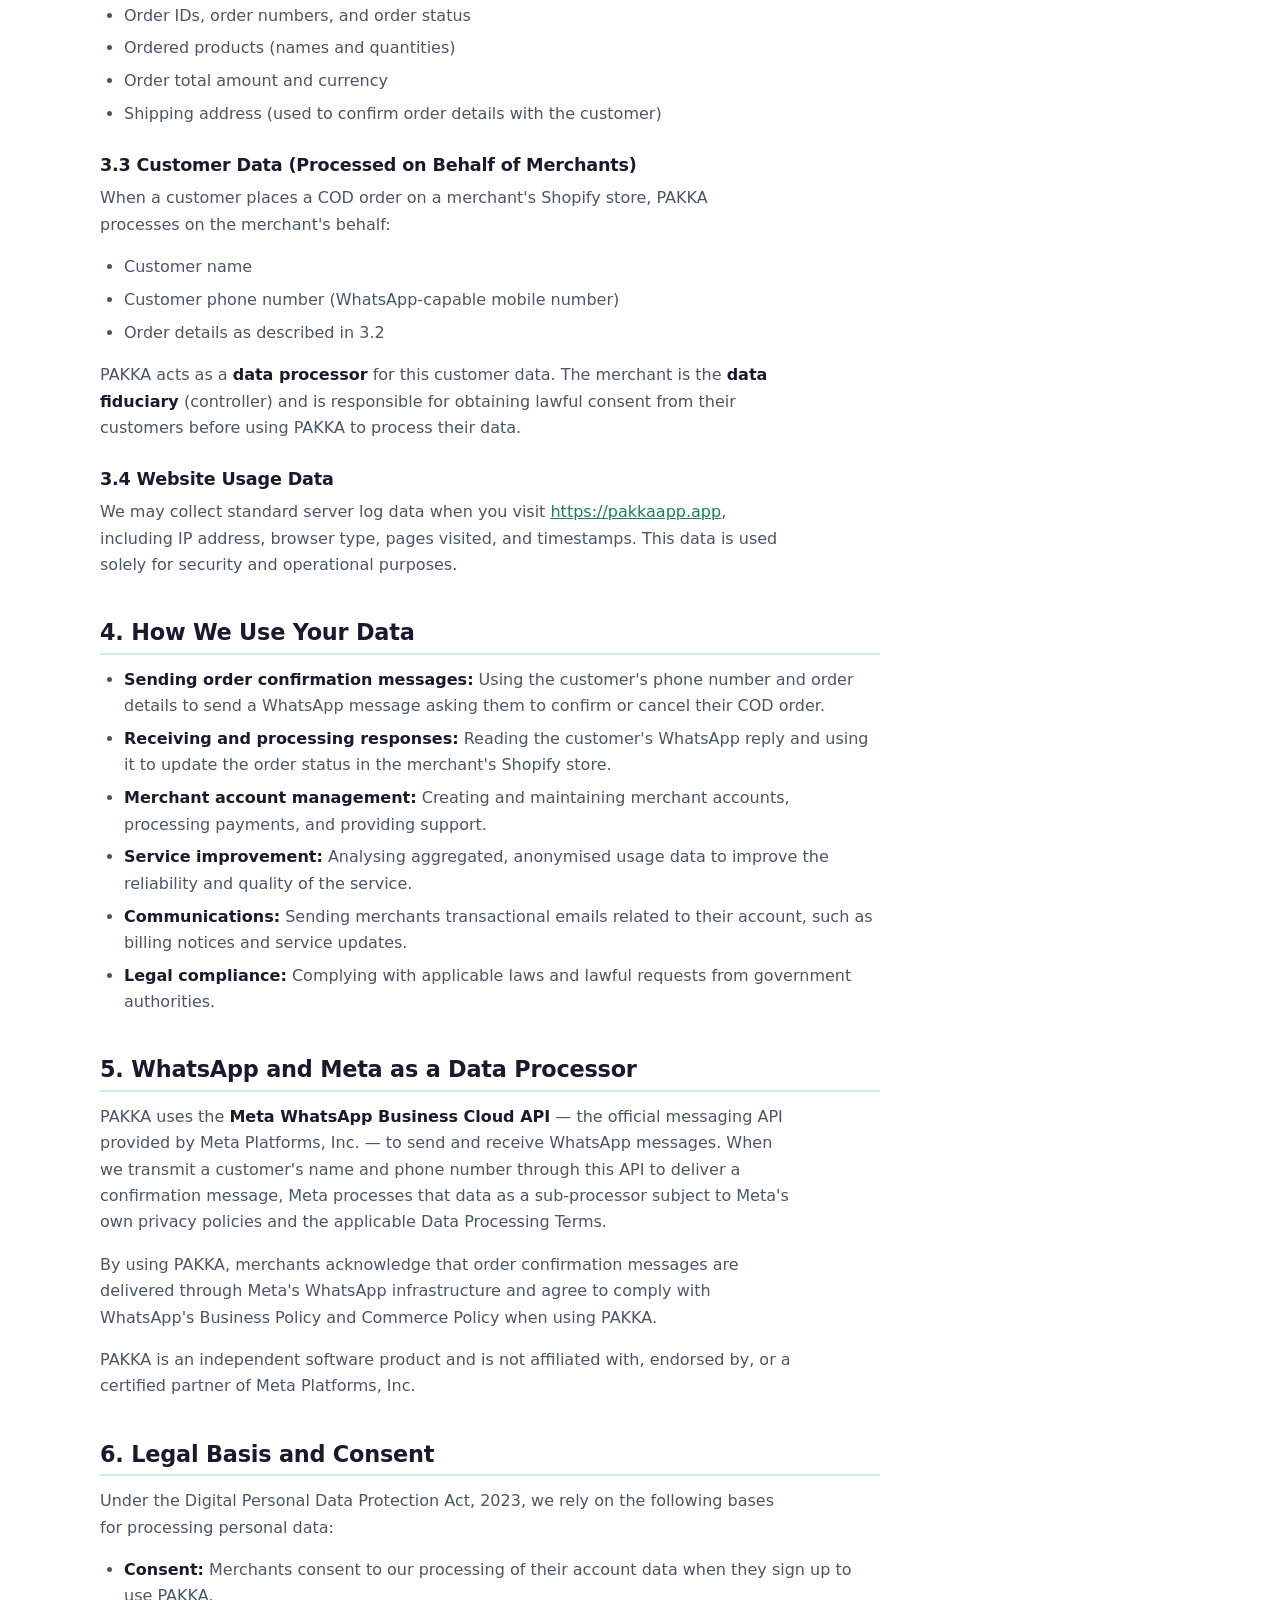
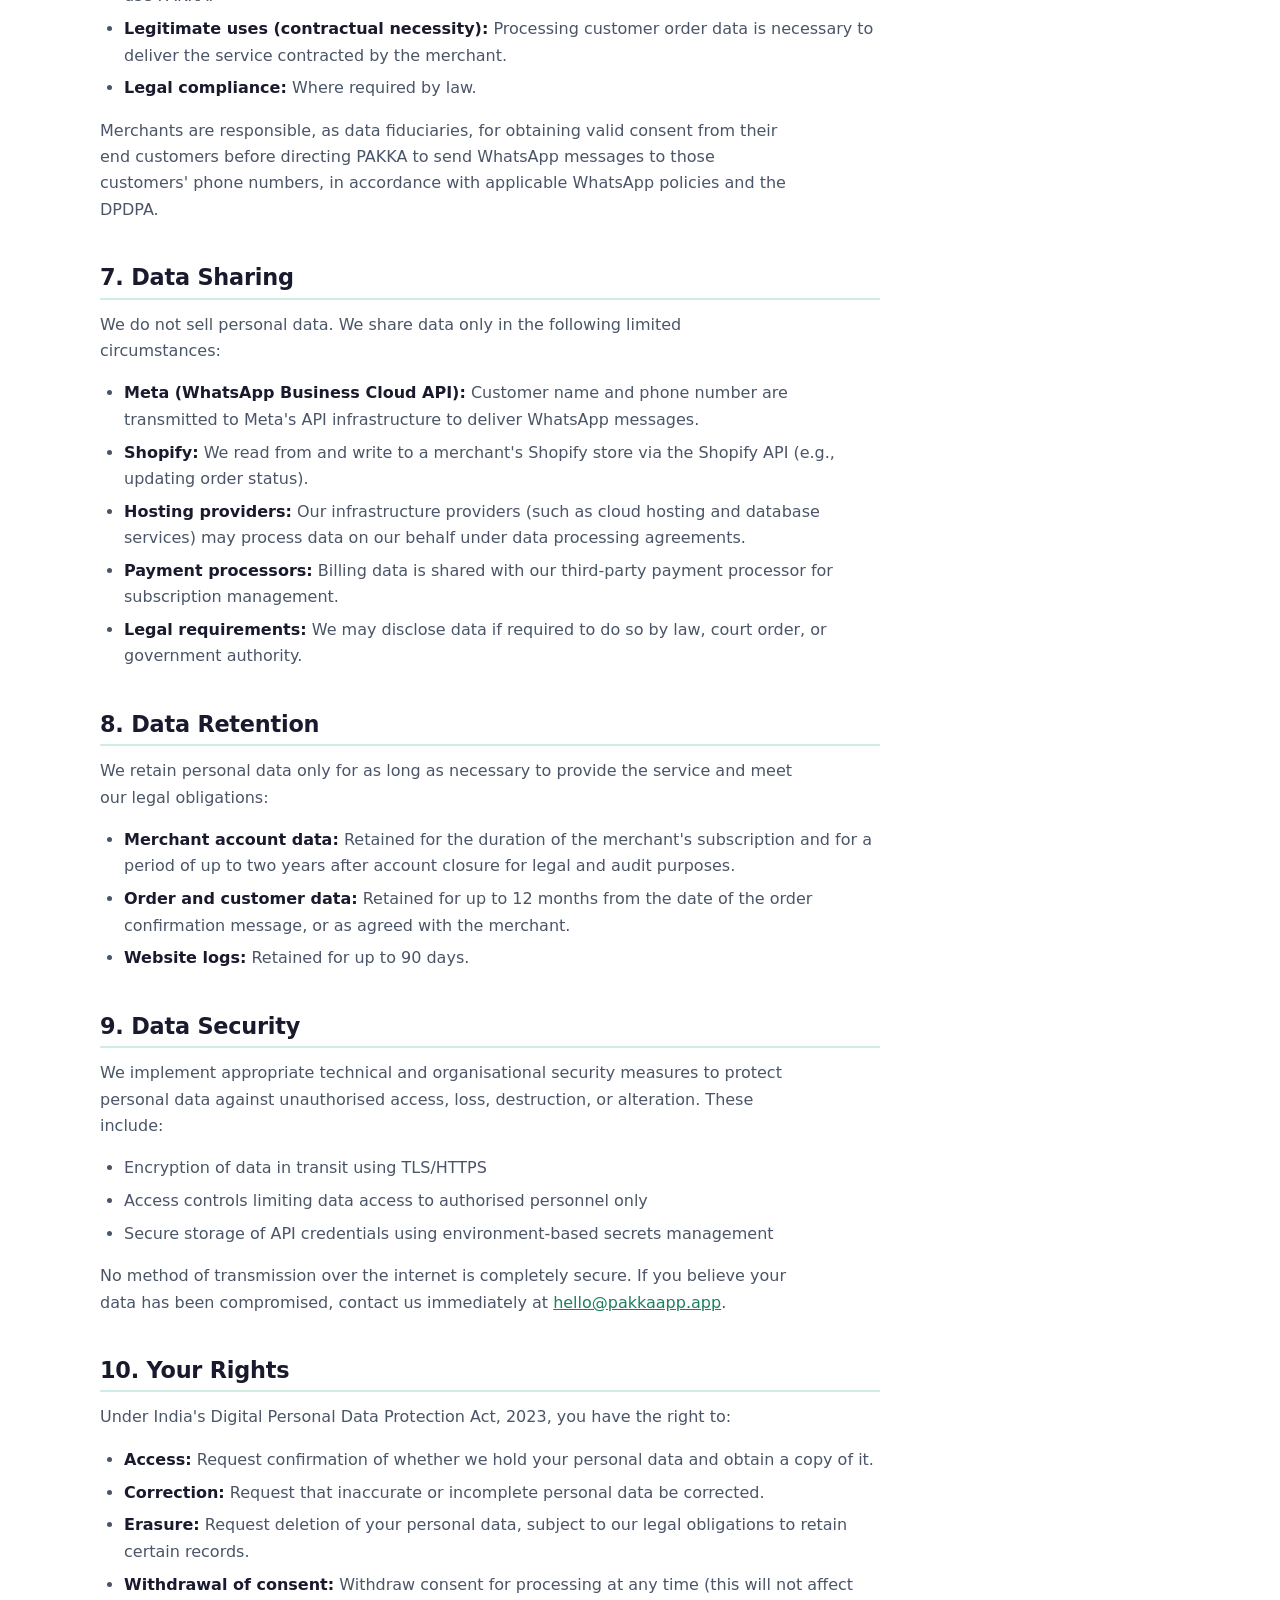
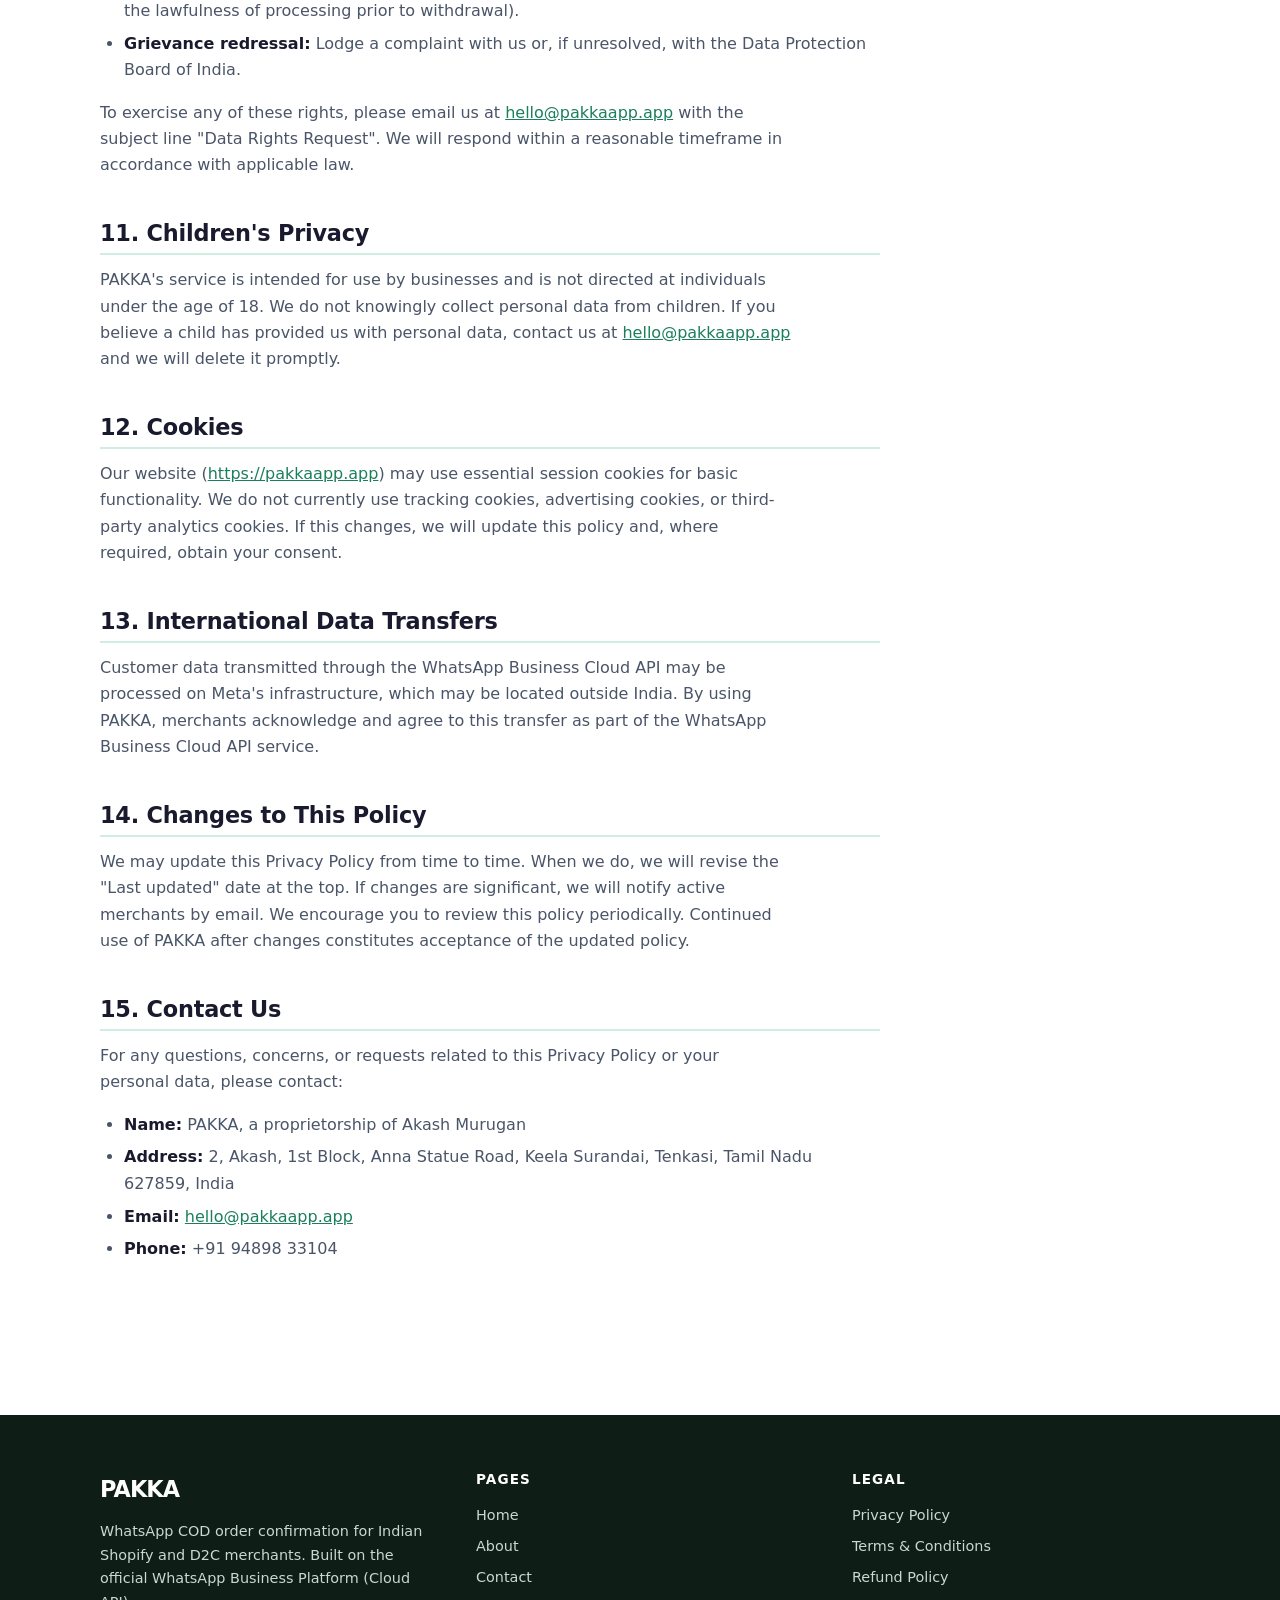
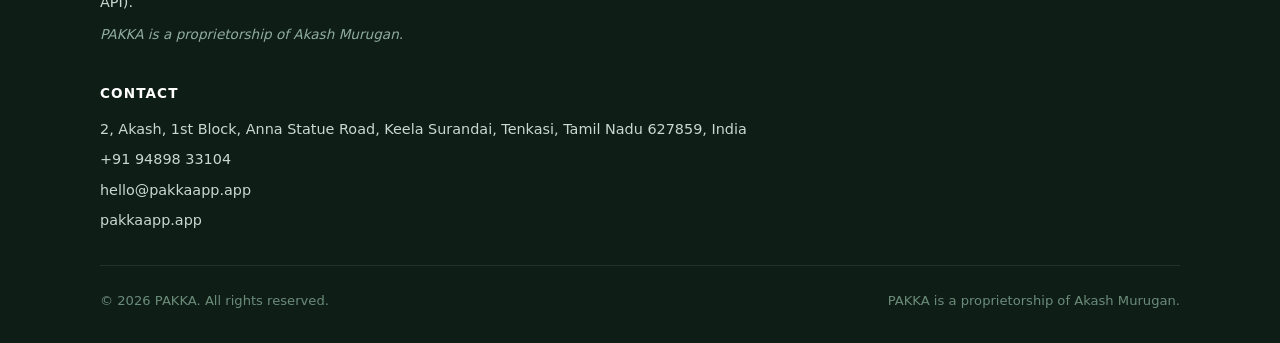
<file: privacy-policy.html>
<!DOCTYPE html>
<html lang="en">
<head>
  <meta charset="UTF-8">
  <meta name="viewport" content="width=device-width, initial-scale=1.0">
  <title>Privacy Policy – PAKKA</title>
  <meta name="description" content="PAKKA's Privacy Policy explains how we collect, use, share, and protect personal data of merchants and customers in compliance with India's Digital Personal Data Protection Act, 2023.">
  <link rel="canonical" href="https://pakkaapp.app/privacy-policy.html">

  <!-- Open Graph -->
  <meta property="og:type"        content="website">
  <meta property="og:url"         content="https://pakkaapp.app/privacy-policy.html">
  <meta property="og:title"       content="Privacy Policy – PAKKA">
  <meta property="og:description" content="How PAKKA collects, uses, and protects your personal data. Compliant with India's Digital Personal Data Protection Act, 2023.">
  <meta property="og:site_name"   content="PAKKA">

  <link rel="icon" href="favicon.svg" type="image/svg+xml">
  <link rel="stylesheet" href="style.css">
</head>
<body>

<a class="skip-link" href="#main-content">Skip to main content</a>

<!-- ── HEADER ───────────────────────────────────────────────── -->
<header class="site-header" role="banner">
  <nav class="container nav-inner" aria-label="Main navigation">
    <a href="index.html" class="nav-logo" aria-label="PAKKA home">PAKKA</a>

    <button class="nav-toggle" id="nav-toggle" aria-expanded="false" aria-controls="nav-menu" aria-label="Toggle navigation menu">
      <span></span><span></span><span></span>
    </button>

    <div class="nav-menu" id="nav-menu" role="navigation">
      <ul class="nav-links">
        <li><a href="index.html">Home</a></li>
        <li><a href="about.html">About</a></li>
        <li><a href="contact.html">Contact</a></li>
        <li><a href="privacy-policy.html" aria-current="page">Privacy Policy</a></li>
        <li><a href="terms-and-conditions.html">Terms</a></li>
      </ul>
      <a href="contact.html" class="btn btn-primary nav-cta">Contact Us</a>
    </div>
  </nav>
</header>

<!-- ── MAIN ─────────────────────────────────────────────────── -->
<main id="main-content">

  <!-- PAGE HERO -->
  <section class="page-hero" aria-labelledby="pp-heading">
    <div class="container">
      <p class="overline">Legal</p>
      <h1 id="pp-heading">Privacy Policy</h1>
      <p><strong>Last updated: 6 October 2026</strong></p>
    </div>
  </section>

  <!-- POLICY CONTENT -->
  <section class="section" aria-label="Privacy Policy content">
    <div class="container">
      <div class="prose">

        <h2>1. Who We Are</h2>
        <p>PAKKA is a WhatsApp-based Cash on Delivery (COD) order confirmation service. PAKKA is a proprietorship of <strong>Akash Murugan</strong>, located at 2, Akash, 1st Block, Anna Statue Road, Keela Surandai, Tenkasi, Tamil Nadu 627859, India. References to "PAKKA", "we", "us", or "our" in this policy refer to PAKKA, a proprietorship of Akash Murugan.</p>
        <p>Our website is <a href="https://pakkaapp.app">https://pakkaapp.app</a> and you can contact us at <a href="mailto:hello@pakkaapp.app">hello@pakkaapp.app</a>.</p>
        <p>This Privacy Policy explains how we collect, use, store, share, and protect personal data when merchants use our service or when we process customer data on behalf of merchants. It is written in compliance with India's <strong>Digital Personal Data Protection Act, 2023 (DPDPA)</strong>.</p>

        <h2>2. Scope of This Policy</h2>
        <p>This policy applies to:</p>
        <ul>
          <li><strong>Merchants</strong> — individuals or businesses that sign up to use the PAKKA service.</li>
          <li><strong>End customers</strong> — individuals who have placed a COD order on a merchant's Shopify store and whose data is processed by PAKKA to send order confirmation messages on the merchant's behalf.</li>
          <li>Visitors to <a href="https://pakkaapp.app">https://pakkaapp.app</a>.</li>
        </ul>

        <h2>3. Data We Collect</h2>

        <h3>3.1 Merchant Account Data</h3>
        <p>When a merchant registers or connects their store to PAKKA, we collect:</p>
        <ul>
          <li>Full name and business name</li>
          <li>Email address</li>
          <li>Phone number</li>
          <li>Shopify store URL and credentials (access token provided via Shopify's OAuth flow)</li>
          <li>Billing information (for subscription or usage-based payments, processed through a third-party payment processor)</li>
        </ul>

        <h3>3.2 Shopify Store and Order Data</h3>
        <p>To operate the service, PAKKA reads order data from a merchant's Shopify store via Shopify's API and webhooks. This includes:</p>
        <ul>
          <li>Order IDs, order numbers, and order status</li>
          <li>Ordered products (names and quantities)</li>
          <li>Order total amount and currency</li>
          <li>Shipping address (used to confirm order details with the customer)</li>
        </ul>

        <h3>3.3 Customer Data (Processed on Behalf of Merchants)</h3>
        <p>When a customer places a COD order on a merchant's Shopify store, PAKKA processes on the merchant's behalf:</p>
        <ul>
          <li>Customer name</li>
          <li>Customer phone number (WhatsApp-capable mobile number)</li>
          <li>Order details as described in 3.2</li>
        </ul>
        <p>PAKKA acts as a <strong>data processor</strong> for this customer data. The merchant is the <strong>data fiduciary</strong> (controller) and is responsible for obtaining lawful consent from their customers before using PAKKA to process their data.</p>

        <h3>3.4 Website Usage Data</h3>
        <p>We may collect standard server log data when you visit <a href="https://pakkaapp.app">https://pakkaapp.app</a>, including IP address, browser type, pages visited, and timestamps. This data is used solely for security and operational purposes.</p>

        <h2>4. How We Use Your Data</h2>
        <ul>
          <li><strong>Sending order confirmation messages:</strong> Using the customer's phone number and order details to send a WhatsApp message asking them to confirm or cancel their COD order.</li>
          <li><strong>Receiving and processing responses:</strong> Reading the customer's WhatsApp reply and using it to update the order status in the merchant's Shopify store.</li>
          <li><strong>Merchant account management:</strong> Creating and maintaining merchant accounts, processing payments, and providing support.</li>
          <li><strong>Service improvement:</strong> Analysing aggregated, anonymised usage data to improve the reliability and quality of the service.</li>
          <li><strong>Communications:</strong> Sending merchants transactional emails related to their account, such as billing notices and service updates.</li>
          <li><strong>Legal compliance:</strong> Complying with applicable laws and lawful requests from government authorities.</li>
        </ul>

        <h2>5. WhatsApp and Meta as a Data Processor</h2>
        <p>PAKKA uses the <strong>Meta WhatsApp Business Cloud API</strong> — the official messaging API provided by Meta Platforms, Inc. — to send and receive WhatsApp messages. When we transmit a customer's name and phone number through this API to deliver a confirmation message, Meta processes that data as a sub-processor subject to Meta's own privacy policies and the applicable Data Processing Terms.</p>
        <p>By using PAKKA, merchants acknowledge that order confirmation messages are delivered through Meta's WhatsApp infrastructure and agree to comply with WhatsApp's Business Policy and Commerce Policy when using PAKKA.</p>
        <p>PAKKA is an independent software product and is not affiliated with, endorsed by, or a certified partner of Meta Platforms, Inc.</p>

        <h2>6. Legal Basis and Consent</h2>
        <p>Under the Digital Personal Data Protection Act, 2023, we rely on the following bases for processing personal data:</p>
        <ul>
          <li><strong>Consent:</strong> Merchants consent to our processing of their account data when they sign up to use PAKKA.</li>
          <li><strong>Legitimate uses (contractual necessity):</strong> Processing customer order data is necessary to deliver the service contracted by the merchant.</li>
          <li><strong>Legal compliance:</strong> Where required by law.</li>
        </ul>
        <p>Merchants are responsible, as data fiduciaries, for obtaining valid consent from their end customers before directing PAKKA to send WhatsApp messages to those customers' phone numbers, in accordance with applicable WhatsApp policies and the DPDPA.</p>

        <h2>7. Data Sharing</h2>
        <p>We do not sell personal data. We share data only in the following limited circumstances:</p>
        <ul>
          <li><strong>Meta (WhatsApp Business Cloud API):</strong> Customer name and phone number are transmitted to Meta's API infrastructure to deliver WhatsApp messages.</li>
          <li><strong>Shopify:</strong> We read from and write to a merchant's Shopify store via the Shopify API (e.g., updating order status).</li>
          <li><strong>Hosting providers:</strong> Our infrastructure providers (such as cloud hosting and database services) may process data on our behalf under data processing agreements.</li>
          <li><strong>Payment processors:</strong> Billing data is shared with our third-party payment processor for subscription management.</li>
          <li><strong>Legal requirements:</strong> We may disclose data if required to do so by law, court order, or government authority.</li>
        </ul>

        <h2>8. Data Retention</h2>
        <p>We retain personal data only for as long as necessary to provide the service and meet our legal obligations:</p>
        <ul>
          <li><strong>Merchant account data:</strong> Retained for the duration of the merchant's subscription and for a period of up to two years after account closure for legal and audit purposes.</li>
          <li><strong>Order and customer data:</strong> Retained for up to 12 months from the date of the order confirmation message, or as agreed with the merchant.</li>
          <li><strong>Website logs:</strong> Retained for up to 90 days.</li>
        </ul>

        <h2>9. Data Security</h2>
        <p>We implement appropriate technical and organisational security measures to protect personal data against unauthorised access, loss, destruction, or alteration. These include:</p>
        <ul>
          <li>Encryption of data in transit using TLS/HTTPS</li>
          <li>Access controls limiting data access to authorised personnel only</li>
          <li>Secure storage of API credentials using environment-based secrets management</li>
        </ul>
        <p>No method of transmission over the internet is completely secure. If you believe your data has been compromised, contact us immediately at <a href="mailto:hello@pakkaapp.app">hello@pakkaapp.app</a>.</p>

        <h2>10. Your Rights</h2>
        <p>Under India's Digital Personal Data Protection Act, 2023, you have the right to:</p>
        <ul>
          <li><strong>Access:</strong> Request confirmation of whether we hold your personal data and obtain a copy of it.</li>
          <li><strong>Correction:</strong> Request that inaccurate or incomplete personal data be corrected.</li>
          <li><strong>Erasure:</strong> Request deletion of your personal data, subject to our legal obligations to retain certain records.</li>
          <li><strong>Withdrawal of consent:</strong> Withdraw consent for processing at any time (this will not affect the lawfulness of processing prior to withdrawal).</li>
          <li><strong>Grievance redressal:</strong> Lodge a complaint with us or, if unresolved, with the Data Protection Board of India.</li>
        </ul>
        <p>To exercise any of these rights, please email us at <a href="mailto:hello@pakkaapp.app">hello@pakkaapp.app</a> with the subject line "Data Rights Request". We will respond within a reasonable timeframe in accordance with applicable law.</p>

        <h2>11. Children's Privacy</h2>
        <p>PAKKA's service is intended for use by businesses and is not directed at individuals under the age of 18. We do not knowingly collect personal data from children. If you believe a child has provided us with personal data, contact us at <a href="mailto:hello@pakkaapp.app">hello@pakkaapp.app</a> and we will delete it promptly.</p>

        <h2>12. Cookies</h2>
        <p>Our website (<a href="https://pakkaapp.app">https://pakkaapp.app</a>) may use essential session cookies for basic functionality. We do not currently use tracking cookies, advertising cookies, or third-party analytics cookies. If this changes, we will update this policy and, where required, obtain your consent.</p>

        <h2>13. International Data Transfers</h2>
        <p>Customer data transmitted through the WhatsApp Business Cloud API may be processed on Meta's infrastructure, which may be located outside India. By using PAKKA, merchants acknowledge and agree to this transfer as part of the WhatsApp Business Cloud API service.</p>

        <h2>14. Changes to This Policy</h2>
        <p>We may update this Privacy Policy from time to time. When we do, we will revise the "Last updated" date at the top. If changes are significant, we will notify active merchants by email. We encourage you to review this policy periodically. Continued use of PAKKA after changes constitutes acceptance of the updated policy.</p>

        <h2>15. Contact Us</h2>
        <p>For any questions, concerns, or requests related to this Privacy Policy or your personal data, please contact:</p>
        <ul>
          <li><strong>Name:</strong> PAKKA, a proprietorship of Akash Murugan</li>
          <li><strong>Address:</strong> 2, Akash, 1st Block, Anna Statue Road, Keela Surandai, Tenkasi, Tamil Nadu 627859, India</li>
          <li><strong>Email:</strong> <a href="mailto:hello@pakkaapp.app">hello@pakkaapp.app</a></li>
          <li><strong>Phone:</strong> +91 94898 33104</li>
        </ul>

      </div>
    </div>
  </section>

</main>

<!-- ── FOOTER ────────────────────────────────────────────────── -->
<footer class="site-footer" role="contentinfo">
  <div class="container">
    <div class="footer-grid">
      <div class="footer-brand footer-col">
        <a href="index.html" class="logo">PAKKA</a>
        <p>WhatsApp COD order confirmation for Indian Shopify and D2C merchants. Built on the official WhatsApp Business Platform (Cloud API).</p>
        <p class="legal-note">PAKKA is a proprietorship of Akash Murugan.</p>
      </div>
      <div class="footer-col">
        <h4>Pages</h4>
        <ul>
          <li><a href="index.html">Home</a></li>
          <li><a href="about.html">About</a></li>
          <li><a href="contact.html">Contact</a></li>
        </ul>
      </div>
      <div class="footer-col">
        <h4>Legal</h4>
        <ul>
          <li><a href="privacy-policy.html">Privacy Policy</a></li>
          <li><a href="terms-and-conditions.html">Terms &amp; Conditions</a></li>
          <li><a href="refund-policy.html">Refund Policy</a></li>
        </ul>
      </div>
    </div>
    <div class="footer-col" style="margin-bottom:2rem;">
      <h4 style="color:#fff;font-size:.85rem;font-weight:700;letter-spacing:.08em;text-transform:uppercase;margin-bottom:1rem;">Contact</h4>
      <address>
        <span>2, Akash, 1st Block, Anna Statue Road, Keela Surandai, Tenkasi, Tamil Nadu 627859, India</span>
        <a href="tel:+919489833104">+91 94898 33104</a>
        <a href="mailto:hello@pakkaapp.app">hello@pakkaapp.app</a>
        <a href="https://pakkaapp.app">pakkaapp.app</a>
      </address>
    </div>
    <div class="footer-bottom">
      <span>© <span class="current-year">2026</span> PAKKA. All rights reserved.</span>
      <span>PAKKA is a proprietorship of Akash Murugan.</span>
    </div>
  </div>
</footer>

<script src="script.js"></script>
</body>
</html>
</file>
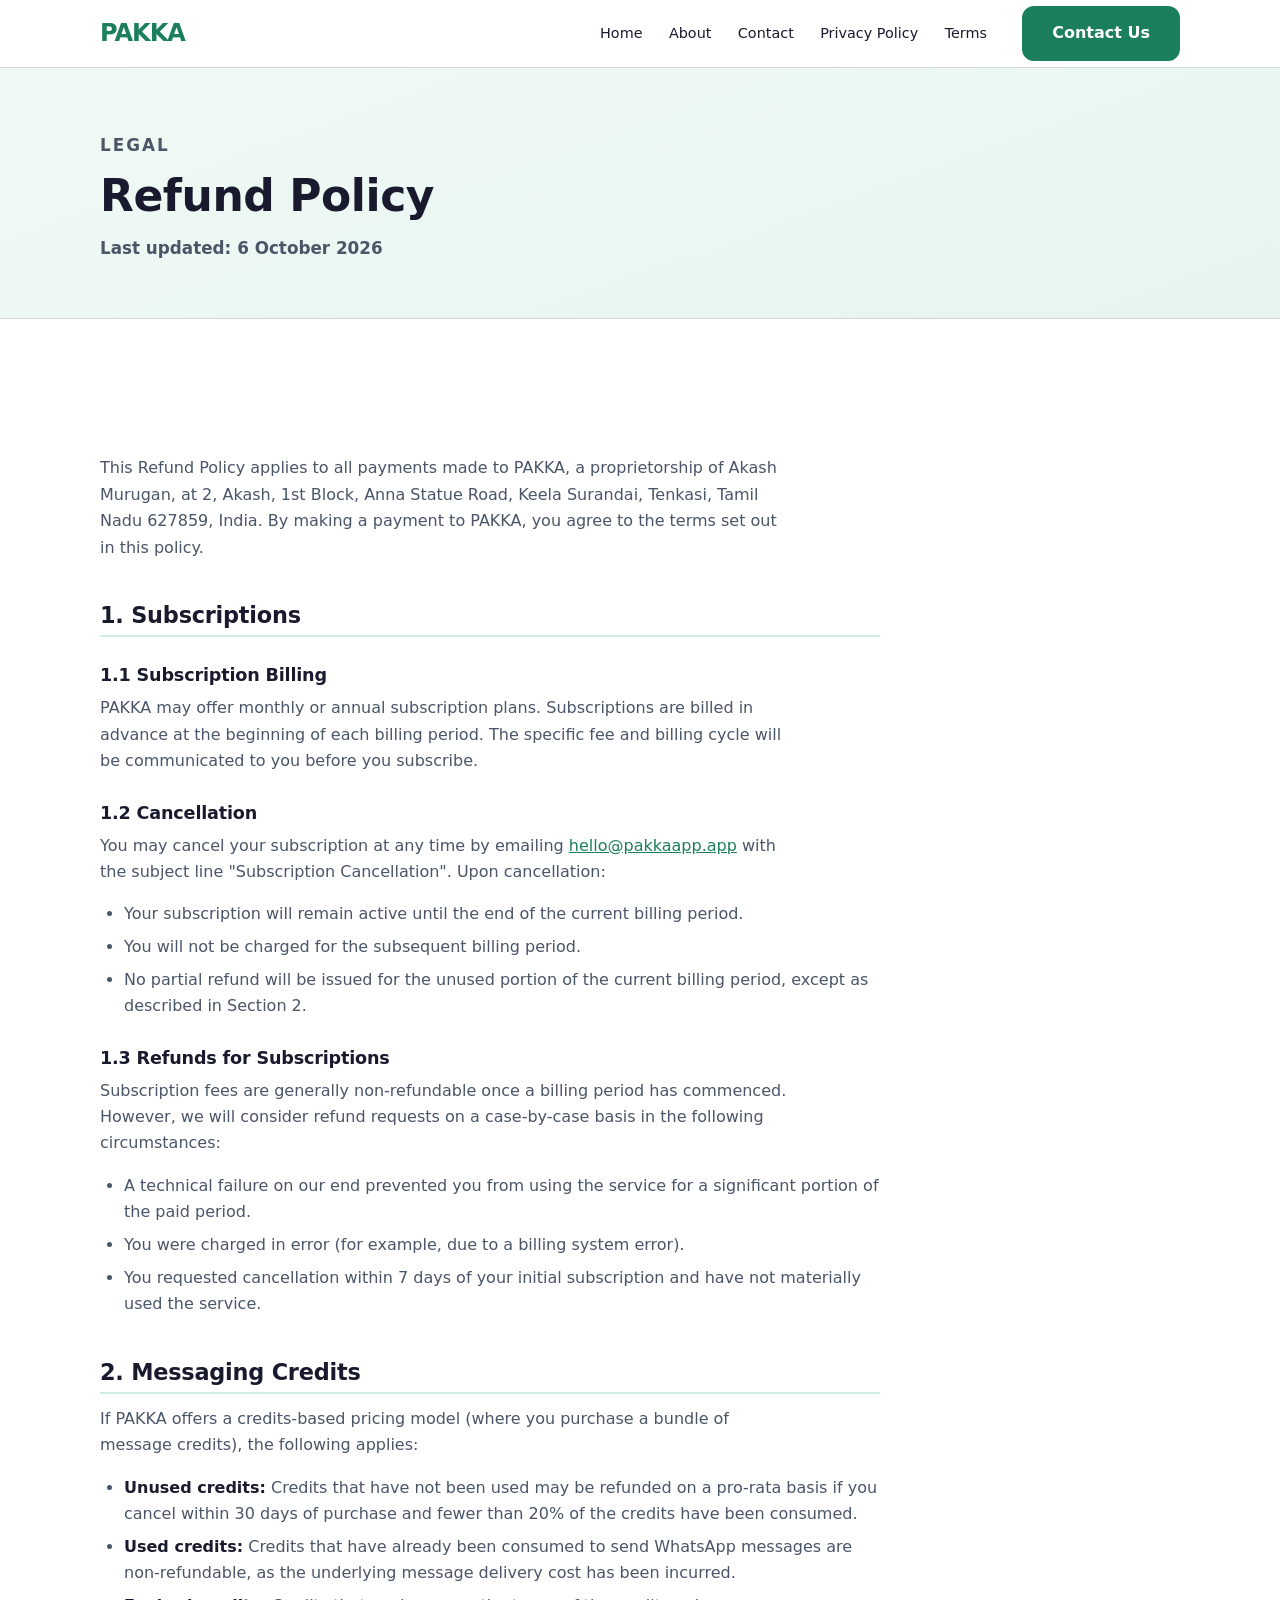
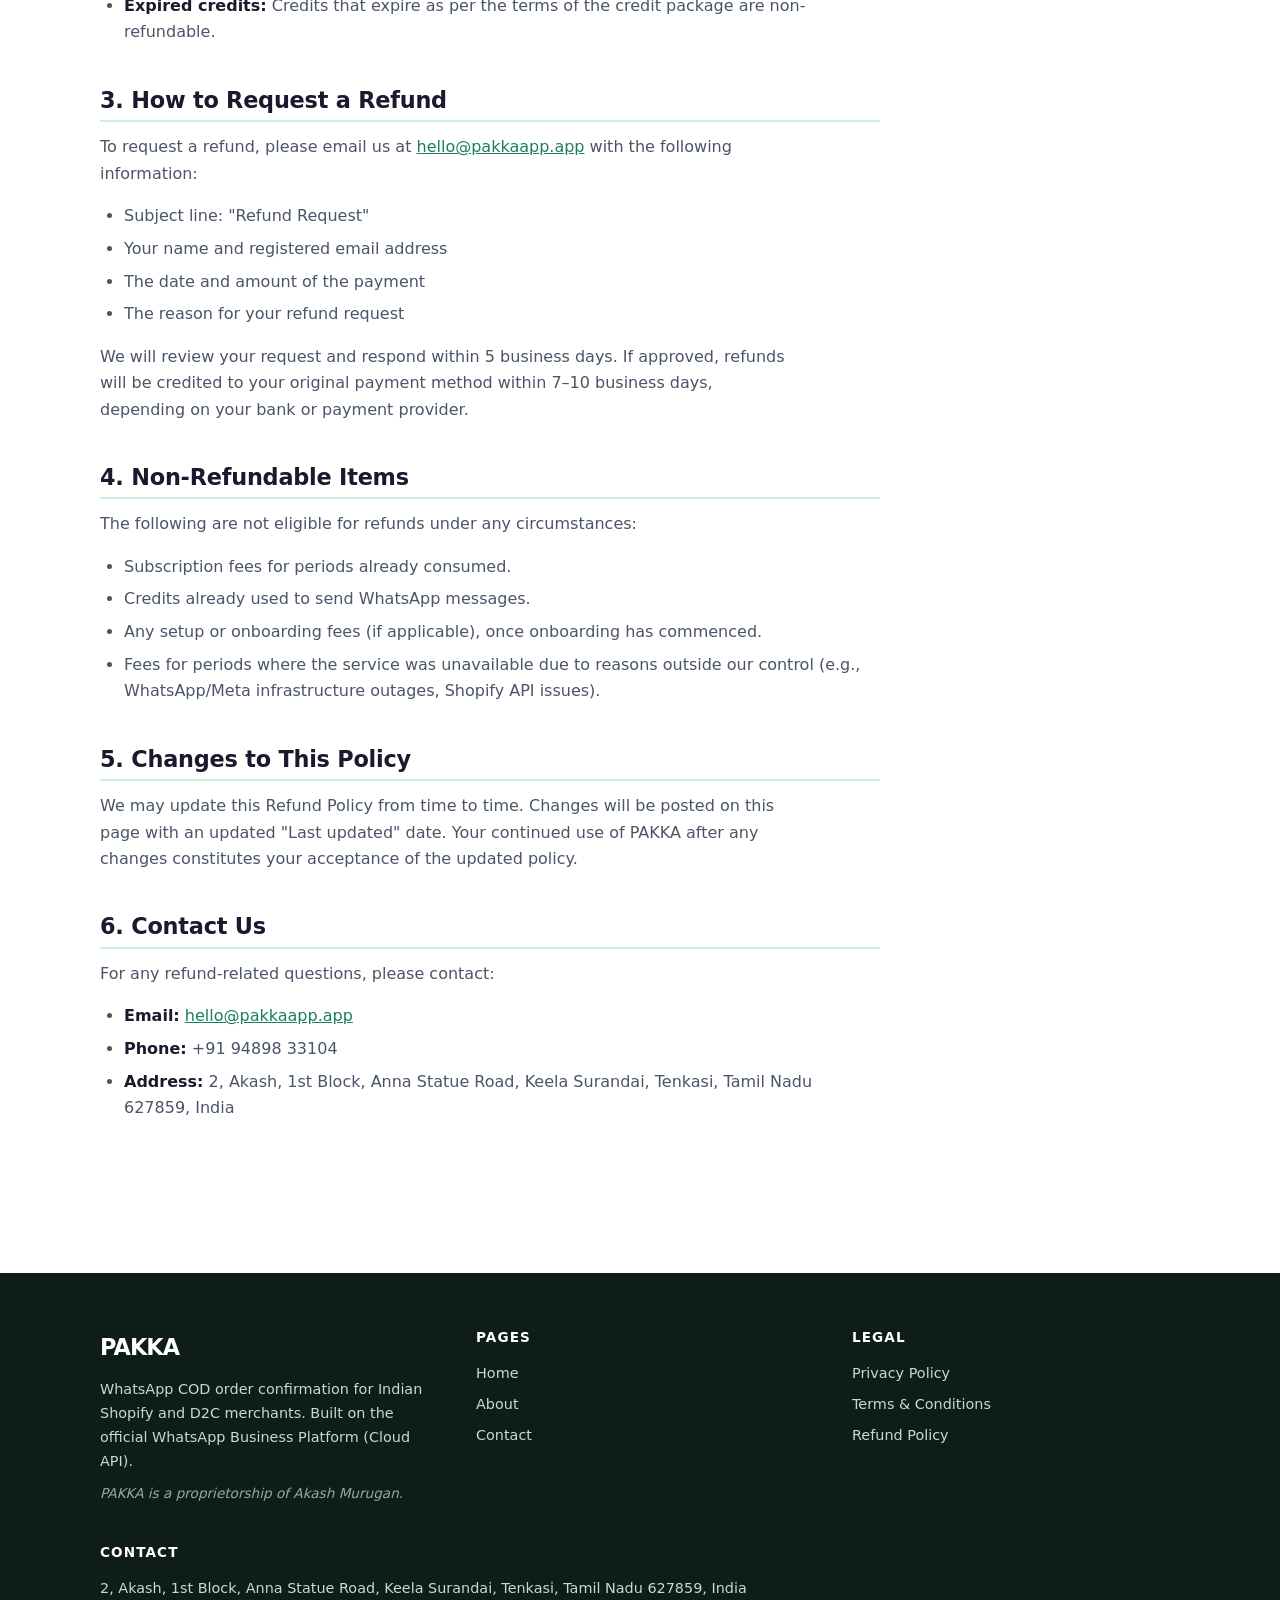
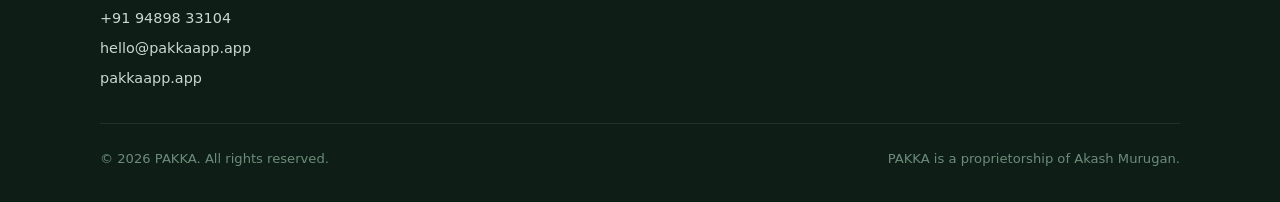
<file: refund-policy.html>
<!DOCTYPE html>
<html lang="en">
<head>
  <meta charset="UTF-8">
  <meta name="viewport" content="width=device-width, initial-scale=1.0">
  <title>Refund Policy – PAKKA</title>
  <meta name="description" content="PAKKA's Refund Policy covering subscription cancellations, credit refunds, and how to request a refund by email.">
  <link rel="canonical" href="https://pakkaapp.app/refund-policy.html">

  <!-- Open Graph -->
  <meta property="og:type"        content="website">
  <meta property="og:url"         content="https://pakkaapp.app/refund-policy.html">
  <meta property="og:title"       content="Refund Policy – PAKKA">
  <meta property="og:description" content="Understand PAKKA's refund and cancellation policy for subscriptions and messaging credits.">
  <meta property="og:site_name"   content="PAKKA">

  <link rel="icon" href="favicon.svg" type="image/svg+xml">
  <link rel="stylesheet" href="style.css">
</head>
<body>

<a class="skip-link" href="#main-content">Skip to main content</a>

<!-- ── HEADER ───────────────────────────────────────────────── -->
<header class="site-header" role="banner">
  <nav class="container nav-inner" aria-label="Main navigation">
    <a href="index.html" class="nav-logo" aria-label="PAKKA home">PAKKA</a>

    <button class="nav-toggle" id="nav-toggle" aria-expanded="false" aria-controls="nav-menu" aria-label="Toggle navigation menu">
      <span></span><span></span><span></span>
    </button>

    <div class="nav-menu" id="nav-menu" role="navigation">
      <ul class="nav-links">
        <li><a href="index.html">Home</a></li>
        <li><a href="about.html">About</a></li>
        <li><a href="contact.html">Contact</a></li>
        <li><a href="privacy-policy.html">Privacy Policy</a></li>
        <li><a href="terms-and-conditions.html">Terms</a></li>
      </ul>
      <a href="contact.html" class="btn btn-primary nav-cta">Contact Us</a>
    </div>
  </nav>
</header>

<!-- ── MAIN ─────────────────────────────────────────────────── -->
<main id="main-content">

  <!-- PAGE HERO -->
  <section class="page-hero" aria-labelledby="rp-heading">
    <div class="container">
      <p class="overline">Legal</p>
      <h1 id="rp-heading">Refund Policy</h1>
      <p><strong>Last updated: 6 October 2026</strong></p>
    </div>
  </section>

  <!-- REFUND CONTENT -->
  <section class="section" aria-label="Refund Policy content">
    <div class="container">
      <div class="prose">

        <p>This Refund Policy applies to all payments made to PAKKA, a proprietorship of Akash Murugan, at 2, Akash, 1st Block, Anna Statue Road, Keela Surandai, Tenkasi, Tamil Nadu 627859, India. By making a payment to PAKKA, you agree to the terms set out in this policy.</p>

        <h2>1. Subscriptions</h2>

        <h3>1.1 Subscription Billing</h3>
        <p>PAKKA may offer monthly or annual subscription plans. Subscriptions are billed in advance at the beginning of each billing period. The specific fee and billing cycle will be communicated to you before you subscribe.</p>

        <h3>1.2 Cancellation</h3>
        <p>You may cancel your subscription at any time by emailing <a href="mailto:hello@pakkaapp.app">hello@pakkaapp.app</a> with the subject line "Subscription Cancellation". Upon cancellation:</p>
        <ul>
          <li>Your subscription will remain active until the end of the current billing period.</li>
          <li>You will not be charged for the subsequent billing period.</li>
          <li>No partial refund will be issued for the unused portion of the current billing period, except as described in Section 2.</li>
        </ul>

        <h3>1.3 Refunds for Subscriptions</h3>
        <p>Subscription fees are generally non-refundable once a billing period has commenced. However, we will consider refund requests on a case-by-case basis in the following circumstances:</p>
        <ul>
          <li>A technical failure on our end prevented you from using the service for a significant portion of the paid period.</li>
          <li>You were charged in error (for example, due to a billing system error).</li>
          <li>You requested cancellation within 7 days of your initial subscription and have not materially used the service.</li>
        </ul>

        <h2>2. Messaging Credits</h2>
        <p>If PAKKA offers a credits-based pricing model (where you purchase a bundle of message credits), the following applies:</p>
        <ul>
          <li><strong>Unused credits:</strong> Credits that have not been used may be refunded on a pro-rata basis if you cancel within 30 days of purchase and fewer than 20% of the credits have been consumed.</li>
          <li><strong>Used credits:</strong> Credits that have already been consumed to send WhatsApp messages are non-refundable, as the underlying message delivery cost has been incurred.</li>
          <li><strong>Expired credits:</strong> Credits that expire as per the terms of the credit package are non-refundable.</li>
        </ul>

        <h2>3. How to Request a Refund</h2>
        <p>To request a refund, please email us at <a href="mailto:hello@pakkaapp.app">hello@pakkaapp.app</a> with the following information:</p>
        <ul>
          <li>Subject line: "Refund Request"</li>
          <li>Your name and registered email address</li>
          <li>The date and amount of the payment</li>
          <li>The reason for your refund request</li>
        </ul>
        <p>We will review your request and respond within 5 business days. If approved, refunds will be credited to your original payment method within 7–10 business days, depending on your bank or payment provider.</p>

        <h2>4. Non-Refundable Items</h2>
        <p>The following are not eligible for refunds under any circumstances:</p>
        <ul>
          <li>Subscription fees for periods already consumed.</li>
          <li>Credits already used to send WhatsApp messages.</li>
          <li>Any setup or onboarding fees (if applicable), once onboarding has commenced.</li>
          <li>Fees for periods where the service was unavailable due to reasons outside our control (e.g., WhatsApp/Meta infrastructure outages, Shopify API issues).</li>
        </ul>

        <h2>5. Changes to This Policy</h2>
        <p>We may update this Refund Policy from time to time. Changes will be posted on this page with an updated "Last updated" date. Your continued use of PAKKA after any changes constitutes your acceptance of the updated policy.</p>

        <h2>6. Contact Us</h2>
        <p>For any refund-related questions, please contact:</p>
        <ul>
          <li><strong>Email:</strong> <a href="mailto:hello@pakkaapp.app">hello@pakkaapp.app</a></li>
          <li><strong>Phone:</strong> +91 94898 33104</li>
          <li><strong>Address:</strong> 2, Akash, 1st Block, Anna Statue Road, Keela Surandai, Tenkasi, Tamil Nadu 627859, India</li>
        </ul>

      </div>
    </div>
  </section>

</main>

<!-- ── FOOTER ────────────────────────────────────────────────── -->
<footer class="site-footer" role="contentinfo">
  <div class="container">
    <div class="footer-grid">
      <div class="footer-brand footer-col">
        <a href="index.html" class="logo">PAKKA</a>
        <p>WhatsApp COD order confirmation for Indian Shopify and D2C merchants. Built on the official WhatsApp Business Platform (Cloud API).</p>
        <p class="legal-note">PAKKA is a proprietorship of Akash Murugan.</p>
      </div>
      <div class="footer-col">
        <h4>Pages</h4>
        <ul>
          <li><a href="index.html">Home</a></li>
          <li><a href="about.html">About</a></li>
          <li><a href="contact.html">Contact</a></li>
        </ul>
      </div>
      <div class="footer-col">
        <h4>Legal</h4>
        <ul>
          <li><a href="privacy-policy.html">Privacy Policy</a></li>
          <li><a href="terms-and-conditions.html">Terms &amp; Conditions</a></li>
          <li><a href="refund-policy.html">Refund Policy</a></li>
        </ul>
      </div>
    </div>
    <div class="footer-col" style="margin-bottom:2rem;">
      <h4 style="color:#fff;font-size:.85rem;font-weight:700;letter-spacing:.08em;text-transform:uppercase;margin-bottom:1rem;">Contact</h4>
      <address>
        <span>2, Akash, 1st Block, Anna Statue Road, Keela Surandai, Tenkasi, Tamil Nadu 627859, India</span>
        <a href="tel:+919489833104">+91 94898 33104</a>
        <a href="mailto:hello@pakkaapp.app">hello@pakkaapp.app</a>
        <a href="https://pakkaapp.app">pakkaapp.app</a>
      </address>
    </div>
    <div class="footer-bottom">
      <span>© <span class="current-year">2026</span> PAKKA. All rights reserved.</span>
      <span>PAKKA is a proprietorship of Akash Murugan.</span>
    </div>
  </div>
</footer>

<script src="script.js"></script>
</body>
</html>
</file>
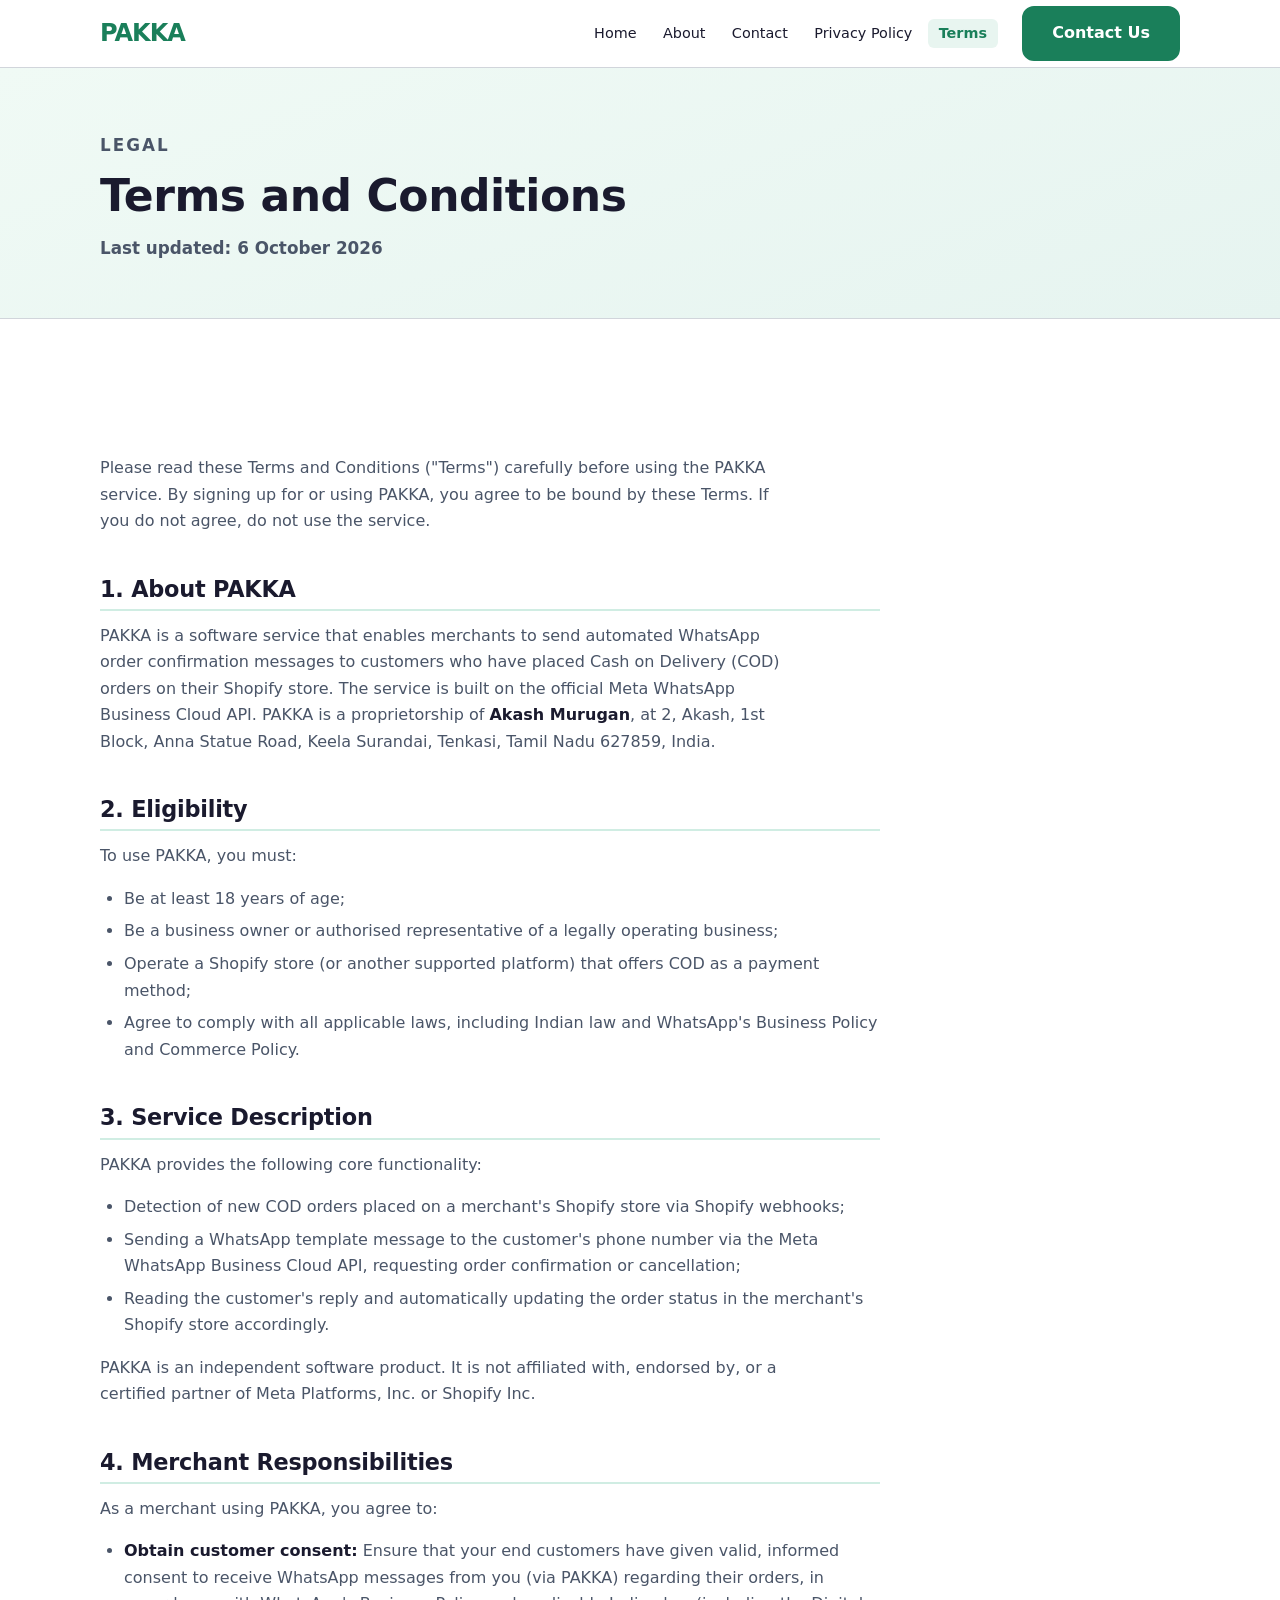
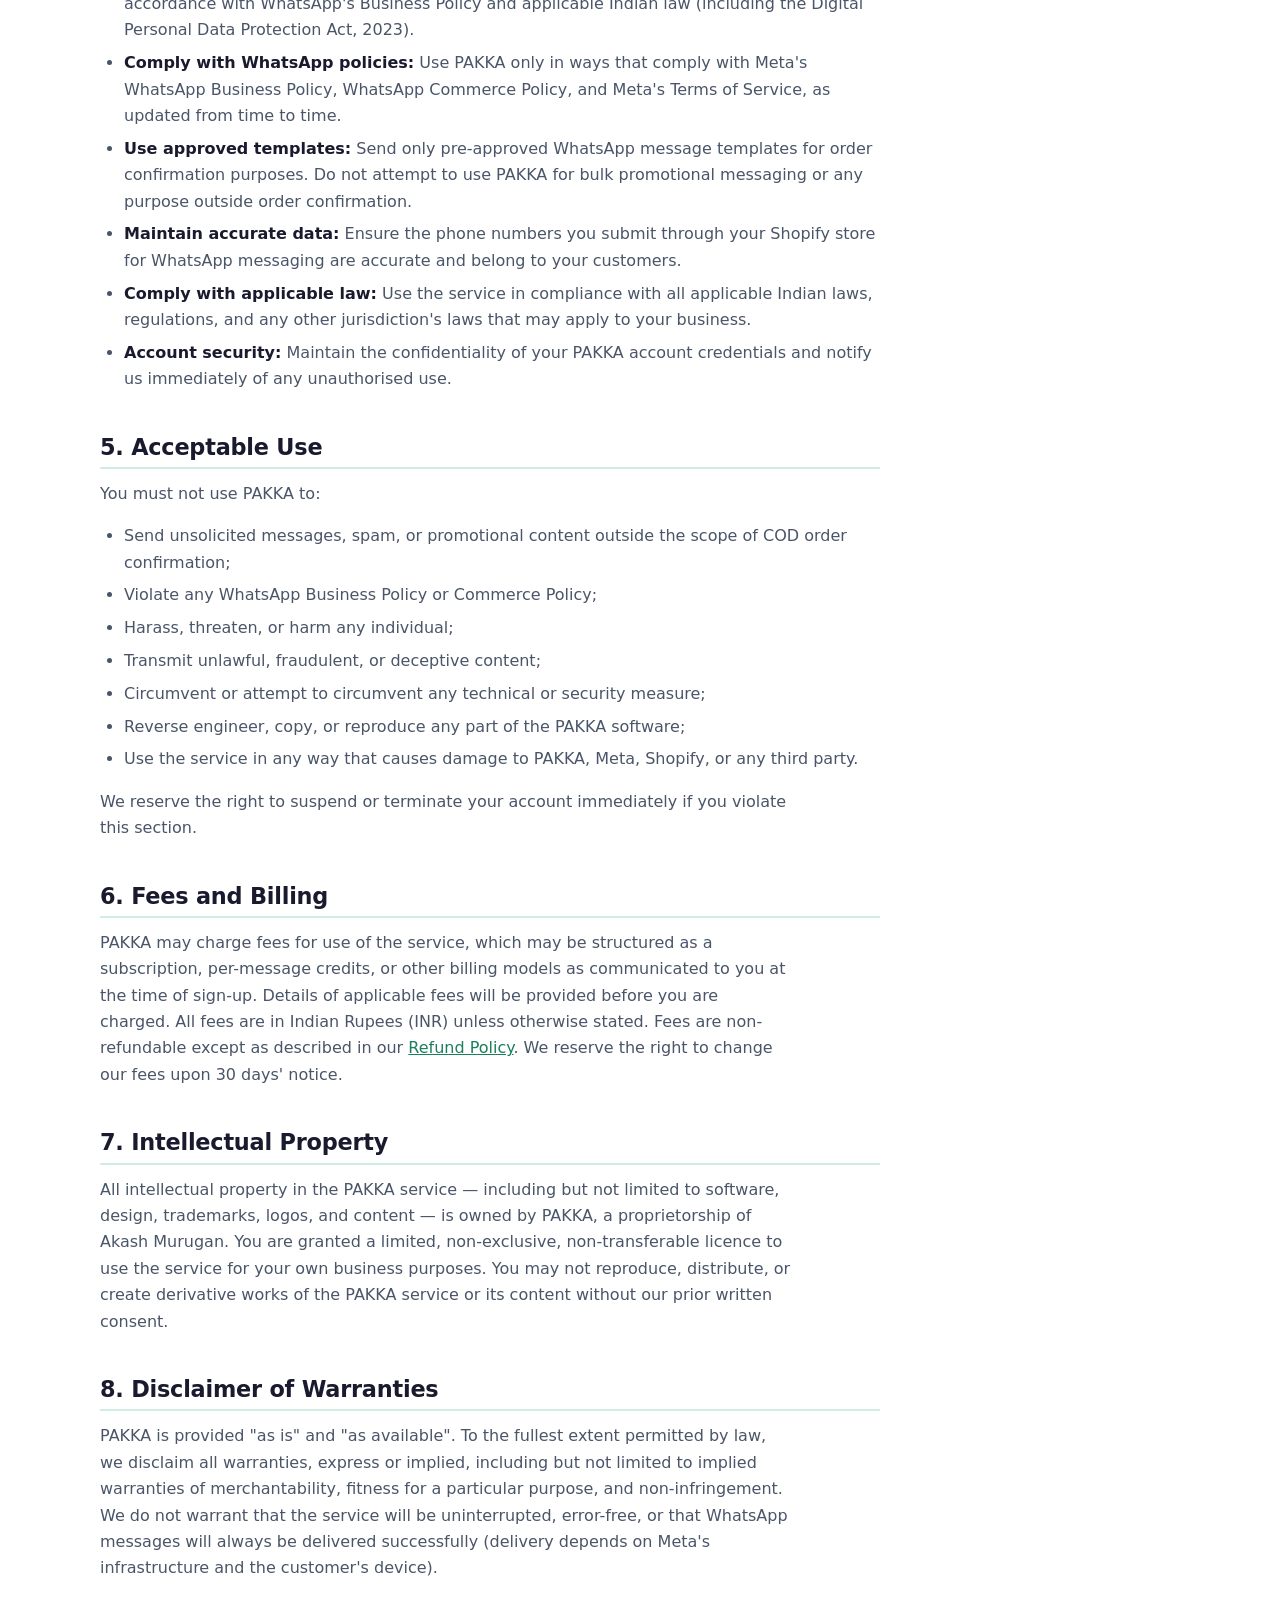
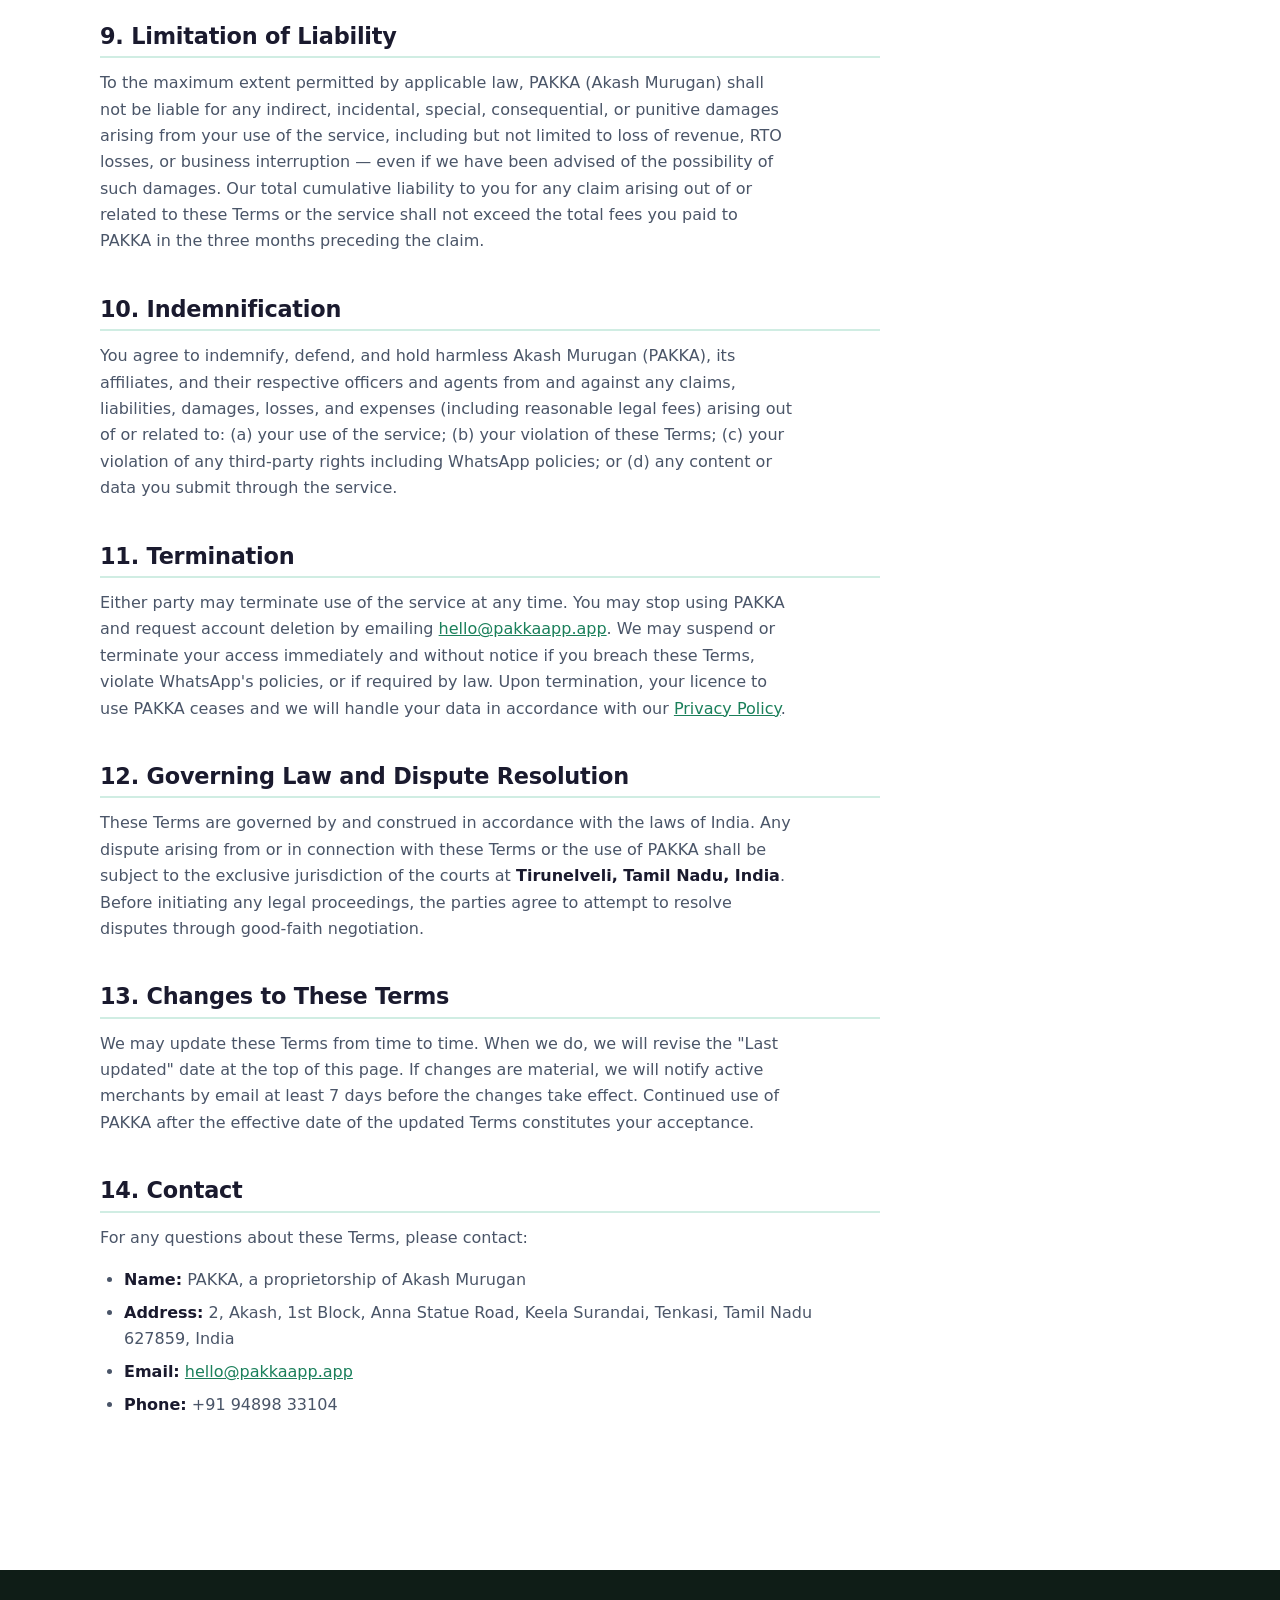
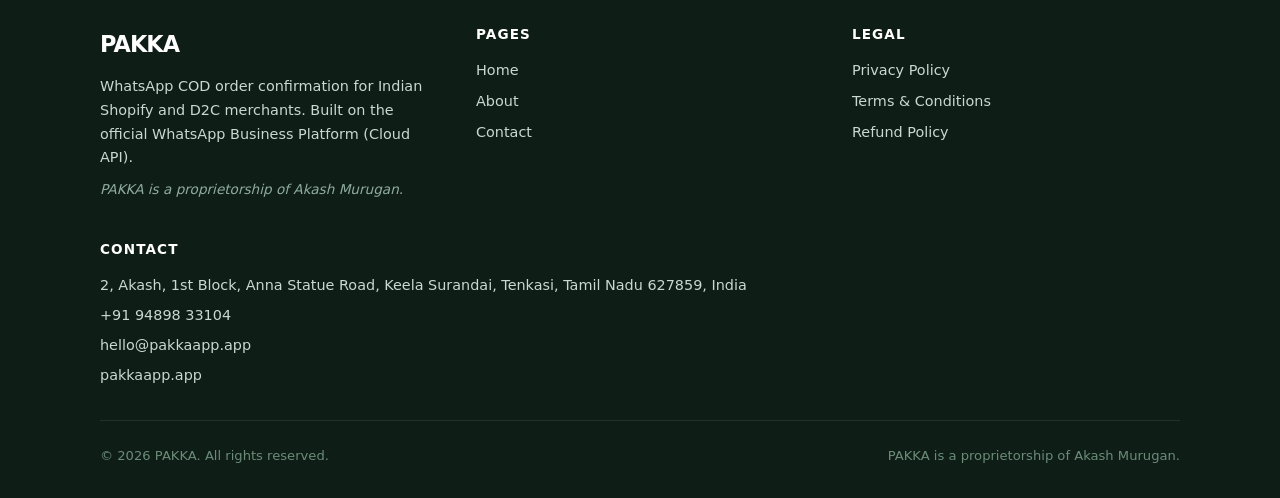
<file: terms-and-conditions.html>
<!DOCTYPE html>
<html lang="en">
<head>
  <meta charset="UTF-8">
  <meta name="viewport" content="width=device-width, initial-scale=1.0">
  <title>Terms and Conditions – PAKKA</title>
  <meta name="description" content="Terms and Conditions for using PAKKA's WhatsApp COD order confirmation service. Governs merchant responsibilities, acceptable use, fees, and governing law.">
  <link rel="canonical" href="https://pakkaapp.app/terms-and-conditions.html">

  <!-- Open Graph -->
  <meta property="og:type"        content="website">
  <meta property="og:url"         content="https://pakkaapp.app/terms-and-conditions.html">
  <meta property="og:title"       content="Terms and Conditions – PAKKA">
  <meta property="og:description" content="Terms and Conditions for the PAKKA WhatsApp COD order confirmation service. Governed by Indian law; courts at Tirunelveli, Tamil Nadu.">
  <meta property="og:site_name"   content="PAKKA">

  <link rel="icon" href="favicon.svg" type="image/svg+xml">
  <link rel="stylesheet" href="style.css">
</head>
<body>

<a class="skip-link" href="#main-content">Skip to main content</a>

<!-- ── HEADER ───────────────────────────────────────────────── -->
<header class="site-header" role="banner">
  <nav class="container nav-inner" aria-label="Main navigation">
    <a href="index.html" class="nav-logo" aria-label="PAKKA home">PAKKA</a>

    <button class="nav-toggle" id="nav-toggle" aria-expanded="false" aria-controls="nav-menu" aria-label="Toggle navigation menu">
      <span></span><span></span><span></span>
    </button>

    <div class="nav-menu" id="nav-menu" role="navigation">
      <ul class="nav-links">
        <li><a href="index.html">Home</a></li>
        <li><a href="about.html">About</a></li>
        <li><a href="contact.html">Contact</a></li>
        <li><a href="privacy-policy.html">Privacy Policy</a></li>
        <li><a href="terms-and-conditions.html" aria-current="page">Terms</a></li>
      </ul>
      <a href="contact.html" class="btn btn-primary nav-cta">Contact Us</a>
    </div>
  </nav>
</header>

<!-- ── MAIN ─────────────────────────────────────────────────── -->
<main id="main-content">

  <!-- PAGE HERO -->
  <section class="page-hero" aria-labelledby="toc-heading">
    <div class="container">
      <p class="overline">Legal</p>
      <h1 id="toc-heading">Terms and Conditions</h1>
      <p><strong>Last updated: 6 October 2026</strong></p>
    </div>
  </section>

  <!-- TERMS CONTENT -->
  <section class="section" aria-label="Terms and Conditions content">
    <div class="container">
      <div class="prose">

        <p>Please read these Terms and Conditions ("Terms") carefully before using the PAKKA service. By signing up for or using PAKKA, you agree to be bound by these Terms. If you do not agree, do not use the service.</p>

        <h2>1. About PAKKA</h2>
        <p>PAKKA is a software service that enables merchants to send automated WhatsApp order confirmation messages to customers who have placed Cash on Delivery (COD) orders on their Shopify store. The service is built on the official Meta WhatsApp Business Cloud API. PAKKA is a proprietorship of <strong>Akash Murugan</strong>, at 2, Akash, 1st Block, Anna Statue Road, Keela Surandai, Tenkasi, Tamil Nadu 627859, India.</p>

        <h2>2. Eligibility</h2>
        <p>To use PAKKA, you must:</p>
        <ul>
          <li>Be at least 18 years of age;</li>
          <li>Be a business owner or authorised representative of a legally operating business;</li>
          <li>Operate a Shopify store (or another supported platform) that offers COD as a payment method;</li>
          <li>Agree to comply with all applicable laws, including Indian law and WhatsApp's Business Policy and Commerce Policy.</li>
        </ul>

        <h2>3. Service Description</h2>
        <p>PAKKA provides the following core functionality:</p>
        <ul>
          <li>Detection of new COD orders placed on a merchant's Shopify store via Shopify webhooks;</li>
          <li>Sending a WhatsApp template message to the customer's phone number via the Meta WhatsApp Business Cloud API, requesting order confirmation or cancellation;</li>
          <li>Reading the customer's reply and automatically updating the order status in the merchant's Shopify store accordingly.</li>
        </ul>
        <p>PAKKA is an independent software product. It is not affiliated with, endorsed by, or a certified partner of Meta Platforms, Inc. or Shopify Inc.</p>

        <h2>4. Merchant Responsibilities</h2>
        <p>As a merchant using PAKKA, you agree to:</p>
        <ul>
          <li><strong>Obtain customer consent:</strong> Ensure that your end customers have given valid, informed consent to receive WhatsApp messages from you (via PAKKA) regarding their orders, in accordance with WhatsApp's Business Policy and applicable Indian law (including the Digital Personal Data Protection Act, 2023).</li>
          <li><strong>Comply with WhatsApp policies:</strong> Use PAKKA only in ways that comply with Meta's WhatsApp Business Policy, WhatsApp Commerce Policy, and Meta's Terms of Service, as updated from time to time.</li>
          <li><strong>Use approved templates:</strong> Send only pre-approved WhatsApp message templates for order confirmation purposes. Do not attempt to use PAKKA for bulk promotional messaging or any purpose outside order confirmation.</li>
          <li><strong>Maintain accurate data:</strong> Ensure the phone numbers you submit through your Shopify store for WhatsApp messaging are accurate and belong to your customers.</li>
          <li><strong>Comply with applicable law:</strong> Use the service in compliance with all applicable Indian laws, regulations, and any other jurisdiction's laws that may apply to your business.</li>
          <li><strong>Account security:</strong> Maintain the confidentiality of your PAKKA account credentials and notify us immediately of any unauthorised use.</li>
        </ul>

        <h2>5. Acceptable Use</h2>
        <p>You must not use PAKKA to:</p>
        <ul>
          <li>Send unsolicited messages, spam, or promotional content outside the scope of COD order confirmation;</li>
          <li>Violate any WhatsApp Business Policy or Commerce Policy;</li>
          <li>Harass, threaten, or harm any individual;</li>
          <li>Transmit unlawful, fraudulent, or deceptive content;</li>
          <li>Circumvent or attempt to circumvent any technical or security measure;</li>
          <li>Reverse engineer, copy, or reproduce any part of the PAKKA software;</li>
          <li>Use the service in any way that causes damage to PAKKA, Meta, Shopify, or any third party.</li>
        </ul>
        <p>We reserve the right to suspend or terminate your account immediately if you violate this section.</p>

        <h2>6. Fees and Billing</h2>
        <p>PAKKA may charge fees for use of the service, which may be structured as a subscription, per-message credits, or other billing models as communicated to you at the time of sign-up. Details of applicable fees will be provided before you are charged. All fees are in Indian Rupees (INR) unless otherwise stated. Fees are non-refundable except as described in our <a href="refund-policy.html">Refund Policy</a>. We reserve the right to change our fees upon 30 days' notice.</p>

        <h2>7. Intellectual Property</h2>
        <p>All intellectual property in the PAKKA service — including but not limited to software, design, trademarks, logos, and content — is owned by PAKKA, a proprietorship of Akash Murugan. You are granted a limited, non-exclusive, non-transferable licence to use the service for your own business purposes. You may not reproduce, distribute, or create derivative works of the PAKKA service or its content without our prior written consent.</p>

        <h2>8. Disclaimer of Warranties</h2>
        <p>PAKKA is provided "as is" and "as available". To the fullest extent permitted by law, we disclaim all warranties, express or implied, including but not limited to implied warranties of merchantability, fitness for a particular purpose, and non-infringement. We do not warrant that the service will be uninterrupted, error-free, or that WhatsApp messages will always be delivered successfully (delivery depends on Meta's infrastructure and the customer's device).</p>

        <h2>9. Limitation of Liability</h2>
        <p>To the maximum extent permitted by applicable law, PAKKA (Akash Murugan) shall not be liable for any indirect, incidental, special, consequential, or punitive damages arising from your use of the service, including but not limited to loss of revenue, RTO losses, or business interruption — even if we have been advised of the possibility of such damages. Our total cumulative liability to you for any claim arising out of or related to these Terms or the service shall not exceed the total fees you paid to PAKKA in the three months preceding the claim.</p>

        <h2>10. Indemnification</h2>
        <p>You agree to indemnify, defend, and hold harmless Akash Murugan (PAKKA), its affiliates, and their respective officers and agents from and against any claims, liabilities, damages, losses, and expenses (including reasonable legal fees) arising out of or related to: (a) your use of the service; (b) your violation of these Terms; (c) your violation of any third-party rights including WhatsApp policies; or (d) any content or data you submit through the service.</p>

        <h2>11. Termination</h2>
        <p>Either party may terminate use of the service at any time. You may stop using PAKKA and request account deletion by emailing <a href="mailto:hello@pakkaapp.app">hello@pakkaapp.app</a>. We may suspend or terminate your access immediately and without notice if you breach these Terms, violate WhatsApp's policies, or if required by law. Upon termination, your licence to use PAKKA ceases and we will handle your data in accordance with our <a href="privacy-policy.html">Privacy Policy</a>.</p>

        <h2>12. Governing Law and Dispute Resolution</h2>
        <p>These Terms are governed by and construed in accordance with the laws of India. Any dispute arising from or in connection with these Terms or the use of PAKKA shall be subject to the exclusive jurisdiction of the courts at <strong>Tirunelveli, Tamil Nadu, India</strong>. Before initiating any legal proceedings, the parties agree to attempt to resolve disputes through good-faith negotiation.</p>

        <h2>13. Changes to These Terms</h2>
        <p>We may update these Terms from time to time. When we do, we will revise the "Last updated" date at the top of this page. If changes are material, we will notify active merchants by email at least 7 days before the changes take effect. Continued use of PAKKA after the effective date of the updated Terms constitutes your acceptance.</p>

        <h2>14. Contact</h2>
        <p>For any questions about these Terms, please contact:</p>
        <ul>
          <li><strong>Name:</strong> PAKKA, a proprietorship of Akash Murugan</li>
          <li><strong>Address:</strong> 2, Akash, 1st Block, Anna Statue Road, Keela Surandai, Tenkasi, Tamil Nadu 627859, India</li>
          <li><strong>Email:</strong> <a href="mailto:hello@pakkaapp.app">hello@pakkaapp.app</a></li>
          <li><strong>Phone:</strong> +91 94898 33104</li>
        </ul>

      </div>
    </div>
  </section>

</main>

<!-- ── FOOTER ────────────────────────────────────────────────── -->
<footer class="site-footer" role="contentinfo">
  <div class="container">
    <div class="footer-grid">
      <div class="footer-brand footer-col">
        <a href="index.html" class="logo">PAKKA</a>
        <p>WhatsApp COD order confirmation for Indian Shopify and D2C merchants. Built on the official WhatsApp Business Platform (Cloud API).</p>
        <p class="legal-note">PAKKA is a proprietorship of Akash Murugan.</p>
      </div>
      <div class="footer-col">
        <h4>Pages</h4>
        <ul>
          <li><a href="index.html">Home</a></li>
          <li><a href="about.html">About</a></li>
          <li><a href="contact.html">Contact</a></li>
        </ul>
      </div>
      <div class="footer-col">
        <h4>Legal</h4>
        <ul>
          <li><a href="privacy-policy.html">Privacy Policy</a></li>
          <li><a href="terms-and-conditions.html">Terms &amp; Conditions</a></li>
          <li><a href="refund-policy.html">Refund Policy</a></li>
        </ul>
      </div>
    </div>
    <div class="footer-col" style="margin-bottom:2rem;">
      <h4 style="color:#fff;font-size:.85rem;font-weight:700;letter-spacing:.08em;text-transform:uppercase;margin-bottom:1rem;">Contact</h4>
      <address>
        <span>2, Akash, 1st Block, Anna Statue Road, Keela Surandai, Tenkasi, Tamil Nadu 627859, India</span>
        <a href="tel:+919489833104">+91 94898 33104</a>
        <a href="mailto:hello@pakkaapp.app">hello@pakkaapp.app</a>
        <a href="https://pakkaapp.app">pakkaapp.app</a>
      </address>
    </div>
    <div class="footer-bottom">
      <span>© <span class="current-year">2026</span> PAKKA. All rights reserved.</span>
      <span>PAKKA is a proprietorship of Akash Murugan.</span>
    </div>
  </div>
</footer>

<script src="script.js"></script>
</body>
</html>
</file>
<file: style.css>
/* ============================================================
   PAKKA – Global Stylesheet
   Brand accent: #1A7F5A (confident green)
   Font: system-ui stack
   ============================================================ */

/* ── Custom Properties ──────────────────────────────────────── */
:root {
  --color-brand:      #1A7F5A;
  --color-brand-dark: #135e43;
  --color-brand-light:#e8f5f0;
  --color-brand-mid:  #d0ede3;
  --color-text:       #1a1a2e;
  --color-muted:      #4a5568;
  --color-border:     #d1d5db;
  --color-bg:         #ffffff;
  --color-surface:    #f7f9f8;
  --color-surface2:   #f0f4f2;
  --color-error:      #c0392b;

  --font-sans: ui-sans-serif, system-ui, -apple-system, BlinkMacSystemFont,
               "Segoe UI", Roboto, "Helvetica Neue", Arial, "Noto Sans",
               sans-serif, "Apple Color Emoji", "Segoe UI Emoji";

  --radius-sm:  0.375rem;
  --radius-md:  0.75rem;
  --radius-lg:  1.25rem;

  --shadow-sm:  0 1px 3px rgba(0,0,0,.07), 0 1px 2px rgba(0,0,0,.05);
  --shadow-md:  0 4px 16px rgba(0,0,0,.10);
  --shadow-lg:  0 8px 32px rgba(0,0,0,.12);

  --max-w:      1120px;
  --nav-h:      68px;
  --transition: 220ms ease;
}

/* ── Reset ──────────────────────────────────────────────────── */
*, *::before, *::after { box-sizing: border-box; margin: 0; padding: 0; }
html { scroll-behavior: smooth; -webkit-text-size-adjust: 100%; }
body {
  font-family: var(--font-sans);
  color: var(--color-text);
  background: var(--color-bg);
  line-height: 1.65;
  min-height: 100dvh;
  display: flex;
  flex-direction: column;
}
img, svg { display: block; max-width: 100%; }
a { color: var(--color-brand); text-decoration: underline; }
a:hover { color: var(--color-brand-dark); }
ul, ol { list-style: none; }
h1, h2, h3, h4, h5 {
  line-height: 1.25;
  font-weight: 700;
  letter-spacing: -0.01em;
}
p { max-width: 68ch; }
main { flex: 1; }

/* ── Skip link ──────────────────────────────────────────────── */
.skip-link {
  position: absolute;
  top: -100%;
  left: 1rem;
  background: var(--color-brand);
  color: #fff;
  padding: .5rem 1rem;
  border-radius: var(--radius-sm);
  font-weight: 600;
  z-index: 9999;
  transition: top var(--transition);
  text-decoration: none;
}
.skip-link:focus { top: 1rem; }

/* ── Layout helpers ─────────────────────────────────────────── */
.container {
  width: 100%;
  max-width: var(--max-w);
  margin-inline: auto;
  padding-inline: 1.25rem;
}
.section { padding-block: 5rem; }
.section--alt { background: var(--color-surface); }
.section--brand {
  background: linear-gradient(135deg, var(--color-brand) 0%, var(--color-brand-dark) 100%);
  color: #fff;
}

/* ── Typography scale ───────────────────────────────────────── */
.display-1 { font-size: clamp(2rem, 5vw + .5rem, 3.5rem); }
.display-2 { font-size: clamp(1.5rem, 3vw + .5rem, 2.25rem); }
.lead      { font-size: clamp(1rem, 1.5vw + .5rem, 1.2rem); color: var(--color-muted); }
.overline  {
  font-size: .75rem;
  font-weight: 700;
  letter-spacing: .12em;
  text-transform: uppercase;
  color: var(--color-brand);
  margin-bottom: .5rem;
}
.section-title { font-size: clamp(1.5rem, 3vw + .5rem, 2.25rem); margin-bottom: 1rem; }
.section-intro { font-size: 1.05rem; color: var(--color-muted); margin-bottom: 3rem; max-width: 58ch; }

/* ── Buttons ────────────────────────────────────────────────── */
.btn {
  display: inline-flex;
  align-items: center;
  gap: .5rem;
  padding: .75rem 1.75rem;
  border-radius: var(--radius-md);
  font-family: var(--font-sans);
  font-size: 1rem;
  font-weight: 600;
  cursor: pointer;
  text-decoration: none;
  transition: background var(--transition), box-shadow var(--transition), transform var(--transition);
  border: 2px solid transparent;
}
.btn:focus-visible {
  outline: 3px solid var(--color-brand);
  outline-offset: 3px;
}
.btn-primary {
  background: var(--color-brand);
  color: #fff;
  border-color: var(--color-brand);
}
.btn-primary:hover {
  background: var(--color-brand-dark);
  border-color: var(--color-brand-dark);
  color: #fff;
  box-shadow: 0 4px 18px rgba(26,127,90,.35);
  transform: translateY(-1px);
}
.btn-outline {
  background: transparent;
  color: var(--color-brand);
  border-color: var(--color-brand);
}
.btn-outline:hover {
  background: var(--color-brand);
  color: #fff;
  transform: translateY(-1px);
}
.btn-lg {
  padding: .9rem 2.25rem;
  font-size: 1.1rem;
}

/* ── Header / Nav ───────────────────────────────────────────── */
.site-header {
  position: sticky;
  top: 0;
  z-index: 1000;
  background: rgba(255,255,255,.92);
  backdrop-filter: blur(12px);
  -webkit-backdrop-filter: blur(12px);
  border-bottom: 1px solid var(--color-border);
  height: var(--nav-h);
}
.nav-inner {
  display: flex;
  align-items: center;
  justify-content: space-between;
  height: 100%;
  gap: 1rem;
}
.nav-logo {
  font-size: 1.5rem;
  font-weight: 900;
  letter-spacing: -.04em;
  color: var(--color-brand);
  text-decoration: none;
}
.nav-logo:hover { color: var(--color-brand-dark); }
.nav-links {
  display: flex;
  align-items: center;
  gap: .25rem;
  flex-wrap: wrap;
}
.nav-links a {
  font-size: .9rem;
  font-weight: 500;
  color: var(--color-text);
  text-decoration: none;
  padding: .4rem .7rem;
  border-radius: var(--radius-sm);
  transition: background var(--transition), color var(--transition);
}
.nav-links a:hover, .nav-links a[aria-current="page"] {
  background: var(--color-brand-light);
  color: var(--color-brand);
}
.nav-links a[aria-current="page"] { font-weight: 700; }
.nav-cta { margin-left: .5rem; }

/* ── Hamburger ──────────────────────────────────────────────── */
.nav-toggle {
  display: none;
  flex-direction: column;
  justify-content: center;
  gap: 5px;
  width: 40px;
  height: 40px;
  padding: 6px;
  background: none;
  border: 1px solid var(--color-border);
  border-radius: var(--radius-sm);
  cursor: pointer;
}
.nav-toggle span {
  display: block;
  width: 100%;
  height: 2px;
  background: var(--color-text);
  border-radius: 2px;
  transition: transform var(--transition), opacity var(--transition);
}
.nav-toggle[aria-expanded="true"] span:nth-child(1) { transform: translateY(7px) rotate(45deg); }
.nav-toggle[aria-expanded="true"] span:nth-child(2) { opacity: 0; }
.nav-toggle[aria-expanded="true"] span:nth-child(3) { transform: translateY(-7px) rotate(-45deg); }

/* ── Mobile nav ─────────────────────────────────────────────── */
@media (max-width: 768px) {
  .nav-toggle { display: flex; }
  .nav-menu {
    position: fixed;
    inset: var(--nav-h) 0 0 0;
    background: var(--color-bg);
    padding: 2rem 1.25rem;
    flex-direction: column;
    gap: .5rem;
    transform: translateX(100%);
    transition: transform var(--transition);
    z-index: 999;
    overflow-y: auto;
  }
  .nav-menu[data-open="true"] { transform: translateX(0); }
  .nav-links { flex-direction: column; align-items: flex-start; width: 100%; }
  .nav-links a { font-size: 1.1rem; padding: .75rem 1rem; width: 100%; }
  .nav-cta { width: 100%; text-align: center; }
}
@media (min-width: 769px) {
  .nav-menu { display: flex; align-items: center; gap: 1rem; }
}

/* ── Hero ───────────────────────────────────────────────────── */
.hero {
  background: linear-gradient(160deg, #f0faf5 0%, #e6f4f0 60%, #d4ede4 100%);
  padding-block: 6rem 5rem;
  text-align: center;
}
.hero .overline { display: block; margin-bottom: 1rem; }
.hero-headline { color: var(--color-text); margin-bottom: 1.25rem; }
.hero-sub {
  font-size: 1.15rem;
  color: var(--color-muted);
  margin-inline: auto;
  margin-bottom: 2.5rem;
  max-width: 58ch;
}
.hero-actions { display: flex; justify-content: center; gap: 1rem; flex-wrap: wrap; }

/* ── How it works ───────────────────────────────────────────── */
.steps-grid {
  display: grid;
  grid-template-columns: repeat(auto-fit, minmax(240px, 1fr));
  gap: 2rem;
  counter-reset: steps;
}
.step-card {
  background: var(--color-bg);
  border: 1px solid var(--color-border);
  border-radius: var(--radius-lg);
  padding: 2rem 1.75rem;
  position: relative;
  transition: box-shadow var(--transition), transform var(--transition);
  counter-increment: steps;
}
.step-card:hover { box-shadow: var(--shadow-md); transform: translateY(-3px); }
.step-number {
  width: 48px; height: 48px;
  background: var(--color-brand);
  color: #fff;
  border-radius: 50%;
  display: flex; align-items: center; justify-content: center;
  font-size: 1.25rem; font-weight: 800;
  margin-bottom: 1.25rem;
}
.step-card h3 { font-size: 1.1rem; margin-bottom: .6rem; }
.step-card p { font-size: .95rem; color: var(--color-muted); max-width: none; }

/* ── Benefits ───────────────────────────────────────────────── */
.benefits-grid {
  display: grid;
  grid-template-columns: repeat(auto-fit, minmax(220px, 1fr));
  gap: 1.5rem;
}
.benefit-card {
  background: var(--color-bg);
  border-radius: var(--radius-lg);
  padding: 1.75rem 1.5rem;
  border: 1px solid var(--color-border);
  transition: box-shadow var(--transition), transform var(--transition);
}
.benefit-card:hover { box-shadow: var(--shadow-md); transform: translateY(-2px); }
.benefit-icon {
  font-size: 2rem;
  margin-bottom: 1rem;
  display: block;
}
.benefit-card h3 { font-size: 1rem; font-weight: 700; margin-bottom: .4rem; }
.benefit-card p  { font-size: .9rem; color: var(--color-muted); max-width: none; }

/* ── Who it's for ───────────────────────────────────────────── */
.audience-box {
  background: var(--color-brand-light);
  border: 1px solid var(--color-brand-mid);
  border-radius: var(--radius-lg);
  padding: 2.5rem;
  max-width: 720px;
}
.audience-box ul { margin-top: 1rem; display: flex; flex-direction: column; gap: .6rem; }
.audience-box li { display: flex; align-items: flex-start; gap: .6rem; font-size: 1rem; }
.audience-box li::before { content: "✓"; color: var(--color-brand); font-weight: 800; flex-shrink: 0; }

/* ── FAQ ────────────────────────────────────────────────────── */
.faq-list { max-width: 760px; display: flex; flex-direction: column; gap: .75rem; }
details.faq-item {
  border: 1px solid var(--color-border);
  border-radius: var(--radius-md);
  background: var(--color-bg);
  overflow: hidden;
  transition: box-shadow var(--transition);
}
details.faq-item[open] { box-shadow: var(--shadow-sm); }
details.faq-item summary {
  display: flex;
  justify-content: space-between;
  align-items: center;
  padding: 1.1rem 1.5rem;
  font-weight: 600;
  font-size: .975rem;
  cursor: pointer;
  list-style: none;
  gap: 1rem;
}
details.faq-item summary::-webkit-details-marker { display: none; }
details.faq-item summary::after {
  content: "+";
  font-size: 1.4rem;
  font-weight: 300;
  color: var(--color-brand);
  flex-shrink: 0;
  transition: transform var(--transition);
}
details.faq-item[open] summary::after { transform: rotate(45deg); }
details.faq-item summary:focus-visible { outline: 3px solid var(--color-brand); outline-offset: -3px; }
.faq-body { padding: 0 1.5rem 1.25rem; color: var(--color-muted); font-size: .95rem; }
.faq-body p { max-width: none; }

/* ── CTA Banner ─────────────────────────────────────────────── */
.cta-banner {
  padding-block: 5rem;
  text-align: center;
  background: linear-gradient(135deg, var(--color-brand) 0%, var(--color-brand-dark) 100%);
  color: #fff;
}
.cta-banner h2 { color: #fff; margin-bottom: 1rem; }
.cta-banner p  { color: rgba(255,255,255,.85); margin-inline: auto; margin-bottom: 2rem; }
.btn-white {
  background: #fff;
  color: var(--color-brand);
  border-color: #fff;
}
.btn-white:hover {
  background: #f0faf5;
  color: var(--color-brand-dark);
  box-shadow: 0 4px 18px rgba(0,0,0,.2);
  transform: translateY(-1px);
}

/* ── Footer ─────────────────────────────────────────────────── */
.site-footer {
  background: #0f1d17;
  color: #c8d9d2;
  padding-block: 3.5rem 2rem;
  font-size: .9rem;
}
.footer-grid {
  display: grid;
  grid-template-columns: 1fr 1fr 1fr;
  gap: 2.5rem 3rem;
  margin-bottom: 2.5rem;
}
@media (max-width: 768px) {
  .footer-grid { grid-template-columns: 1fr 1fr; }
}
@media (max-width: 480px) {
  .footer-grid { grid-template-columns: 1fr; }
}
.footer-brand .logo { font-size: 1.4rem; font-weight: 900; letter-spacing: -.04em; color: #fff; text-decoration: none; display: block; margin-bottom: .75rem; }
.footer-brand p { max-width: none; }
.footer-brand .legal-note { margin-top: .5rem; font-style: italic; font-size: .85rem; color: #8fad9e; }
.footer-col h4 { color: #fff; font-size: .85rem; font-weight: 700; letter-spacing: .08em; text-transform: uppercase; margin-bottom: 1rem; }
.footer-col ul { display: flex; flex-direction: column; gap: .45rem; }
.footer-col ul li a { color: #c8d9d2; text-decoration: none; transition: color var(--transition); }
.footer-col ul li a:hover { color: #fff; }
.footer-col address { font-style: normal; display: flex; flex-direction: column; gap: .4rem; }
.footer-col address a { color: #c8d9d2; text-decoration: none; }
.footer-col address a:hover { color: #fff; }
.footer-bottom {
  border-top: 1px solid #1f3329;
  padding-top: 1.5rem;
  display: flex;
  justify-content: space-between;
  align-items: center;
  flex-wrap: wrap;
  gap: .75rem;
  color: #6b8c79;
  font-size: .82rem;
}
.footer-bottom a { color: #6b8c79; text-decoration: none; }
.footer-bottom a:hover { color: #fff; }

/* ── Page hero (inner pages) ────────────────────────────────── */
.page-hero {
  background: linear-gradient(160deg, #f0faf5 0%, #e6f4f0 100%);
  padding-block: 4rem 3.5rem;
  border-bottom: 1px solid var(--color-border);
}
.page-hero h1 { font-size: clamp(1.75rem, 4vw, 2.75rem); margin-bottom: .75rem; }
.page-hero p  { font-size: 1.05rem; color: var(--color-muted); }

/* ── Prose content (policies, about) ───────────────────────── */
.prose {
  max-width: 780px;
  padding-block: 3.5rem;
}
.prose h2 { font-size: 1.4rem; margin-top: 2.5rem; margin-bottom: .75rem; padding-bottom: .4rem; border-bottom: 2px solid var(--color-brand-mid); }
.prose h3 { font-size: 1.1rem; margin-top: 1.75rem; margin-bottom: .5rem; }
.prose p  { margin-bottom: 1rem; color: var(--color-muted); }
.prose ul, .prose ol { margin-bottom: 1rem; padding-left: 1.5rem; }
.prose ul { list-style: disc; }
.prose ol { list-style: decimal; }
.prose li { margin-bottom: .4rem; color: var(--color-muted); }
.prose strong { color: var(--color-text); }
.prose a { color: var(--color-brand); }

/* ── Contact page ───────────────────────────────────────────── */
.contact-grid {
  display: grid;
  grid-template-columns: 1fr 1fr;
  gap: 3rem;
  align-items: start;
}
@media (max-width: 768px) {
  .contact-grid { grid-template-columns: 1fr; }
}
.contact-info-card {
  background: var(--color-surface);
  border: 1px solid var(--color-border);
  border-radius: var(--radius-lg);
  padding: 2rem;
}
.contact-info-card h2 { font-size: 1.3rem; margin-bottom: 1.5rem; }
.contact-detail { display: flex; flex-direction: column; gap: 1.25rem; }
.contact-detail-item { display: flex; gap: 1rem; align-items: flex-start; }
.contact-detail-item .icon { font-size: 1.35rem; flex-shrink: 0; margin-top: .05rem; }
.contact-detail-item .label { font-size: .8rem; text-transform: uppercase; letter-spacing: .07em; color: var(--color-brand); font-weight: 700; }
.contact-detail-item .value { font-size: .975rem; color: var(--color-text); }
.contact-detail-item .value a { color: var(--color-text); text-decoration: underline; }
.contact-detail-item .value a:hover { color: var(--color-brand); }

/* ── Form styles ────────────────────────────────────────────── */
.form-card {
  background: var(--color-bg);
  border: 1px solid var(--color-border);
  border-radius: var(--radius-lg);
  padding: 2rem;
  box-shadow: var(--shadow-sm);
}
.form-card h2 { font-size: 1.3rem; margin-bottom: 1.5rem; }
.form-note {
  background: var(--color-brand-light);
  border: 1px solid var(--color-brand-mid);
  border-radius: var(--radius-sm);
  padding: .85rem 1rem;
  font-size: .88rem;
  color: var(--color-brand-dark);
  margin-bottom: 1.5rem;
}
.form-group { display: flex; flex-direction: column; gap: .35rem; margin-bottom: 1.25rem; }
.form-group label { font-size: .9rem; font-weight: 600; color: var(--color-text); }
.form-group input,
.form-group textarea {
  padding: .7rem .9rem;
  border: 1.5px solid var(--color-border);
  border-radius: var(--radius-sm);
  font-family: var(--font-sans);
  font-size: 1rem;
  color: var(--color-text);
  background: var(--color-bg);
  transition: border-color var(--transition), box-shadow var(--transition);
  width: 100%;
}
.form-group input:focus,
.form-group textarea:focus {
  outline: none;
  border-color: var(--color-brand);
  box-shadow: 0 0 0 3px rgba(26,127,90,.15);
}
.form-group input:user-valid,
.form-group textarea:user-valid { border-color: var(--color-brand); }
.form-group input:user-invalid,
.form-group textarea:user-invalid { border-color: var(--color-error); }
.form-group textarea { resize: vertical; min-height: 130px; }
.form-error { font-size: .82rem; color: var(--color-error); display: none; margin-top: .15rem; }
.form-error.visible { display: block; }
.form-success {
  text-align: center;
  padding: 1.5rem;
  background: var(--color-brand-light);
  border-radius: var(--radius-md);
  color: var(--color-brand-dark);
  font-weight: 600;
  display: none;
}

/* ── About page ─────────────────────────────────────────────── */
.about-grid {
  display: grid;
  grid-template-columns: 1fr 1fr;
  gap: 3rem;
  align-items: center;
}
@media (max-width: 768px) {
  .about-grid { grid-template-columns: 1fr; }
}
.about-visual {
  background: linear-gradient(135deg, var(--color-brand-light) 0%, var(--color-brand-mid) 100%);
  border-radius: var(--radius-lg);
  padding: 3rem 2rem;
  text-align: center;
}
.about-visual .big-p {
  font-size: 6rem;
  font-weight: 900;
  color: var(--color-brand);
  letter-spacing: -.05em;
  line-height: 1;
}
.about-visual p { font-size: 1rem; color: var(--color-brand-dark); margin-top: .5rem; margin-inline: auto; }
.values-list { display: flex; flex-direction: column; gap: 1rem; margin-top: 1.5rem; }
.value-item { display: flex; gap: .85rem; align-items: flex-start; }
.value-item .icon { font-size: 1.5rem; flex-shrink: 0; }
.value-item strong { display: block; font-size: .95rem; margin-bottom: .15rem; }
.value-item p { font-size: .9rem; color: var(--color-muted); margin-bottom: 0; max-width: none; }

/* ── Info cards (platform note) ─────────────────────────────── */
.info-card {
  background: var(--color-surface);
  border: 1px solid var(--color-border);
  border-radius: var(--radius-md);
  padding: 1.5rem;
  display: flex;
  gap: 1rem;
  align-items: flex-start;
}
.info-card .icon { font-size: 1.5rem; flex-shrink: 0; }
.info-card p { font-size: .93rem; color: var(--color-muted); margin-bottom: 0; max-width: none; }

/* ── 404 ────────────────────────────────────────────────────── */
.not-found {
  flex: 1;
  display: flex;
  flex-direction: column;
  align-items: center;
  justify-content: center;
  text-align: center;
  padding: 4rem 1.25rem;
  gap: 1.5rem;
}
.not-found .code {
  font-size: clamp(5rem, 20vw, 10rem);
  font-weight: 900;
  color: var(--color-brand-mid);
  line-height: 1;
  letter-spacing: -.04em;
}
.not-found h1 { font-size: clamp(1.5rem, 4vw, 2.5rem); }
.not-found p  { color: var(--color-muted); max-width: 46ch; margin-inline: auto; }

/* ── Utility ────────────────────────────────────────────────── */
.text-center { text-align: center; }
.mt-1  { margin-top: .5rem; }
.mt-2  { margin-top: 1rem; }
.mt-3  { margin-top: 1.5rem; }
.mb-0  { margin-bottom: 0 !important; }
.flex-center { display: flex; align-items: center; justify-content: center; gap: 1rem; }
.visually-hidden {
  position: absolute;
  width: 1px; height: 1px;
  padding: 0; margin: -1px;
  overflow: hidden;
  clip: rect(0,0,0,0);
  white-space: nowrap;
  border: 0;
}

/* ── WhatsApp badge ─────────────────────────────────────────── */
.wa-badge {
  display: inline-flex;
  align-items: center;
  gap: .5rem;
  background: #25D366;
  color: #fff;
  font-weight: 700;
  font-size: .85rem;
  padding: .4rem .9rem;
  border-radius: 999px;
  letter-spacing: .01em;
}
.wa-badge .wa-dot {
  width: 8px; height: 8px;
  background: #fff;
  border-radius: 50%;
  animation: pulse 1.8s ease-in-out infinite;
}
@keyframes pulse {
  0%, 100% { opacity: 1; transform: scale(1); }
  50%       { opacity: .5; transform: scale(.7); }
}
</file>
